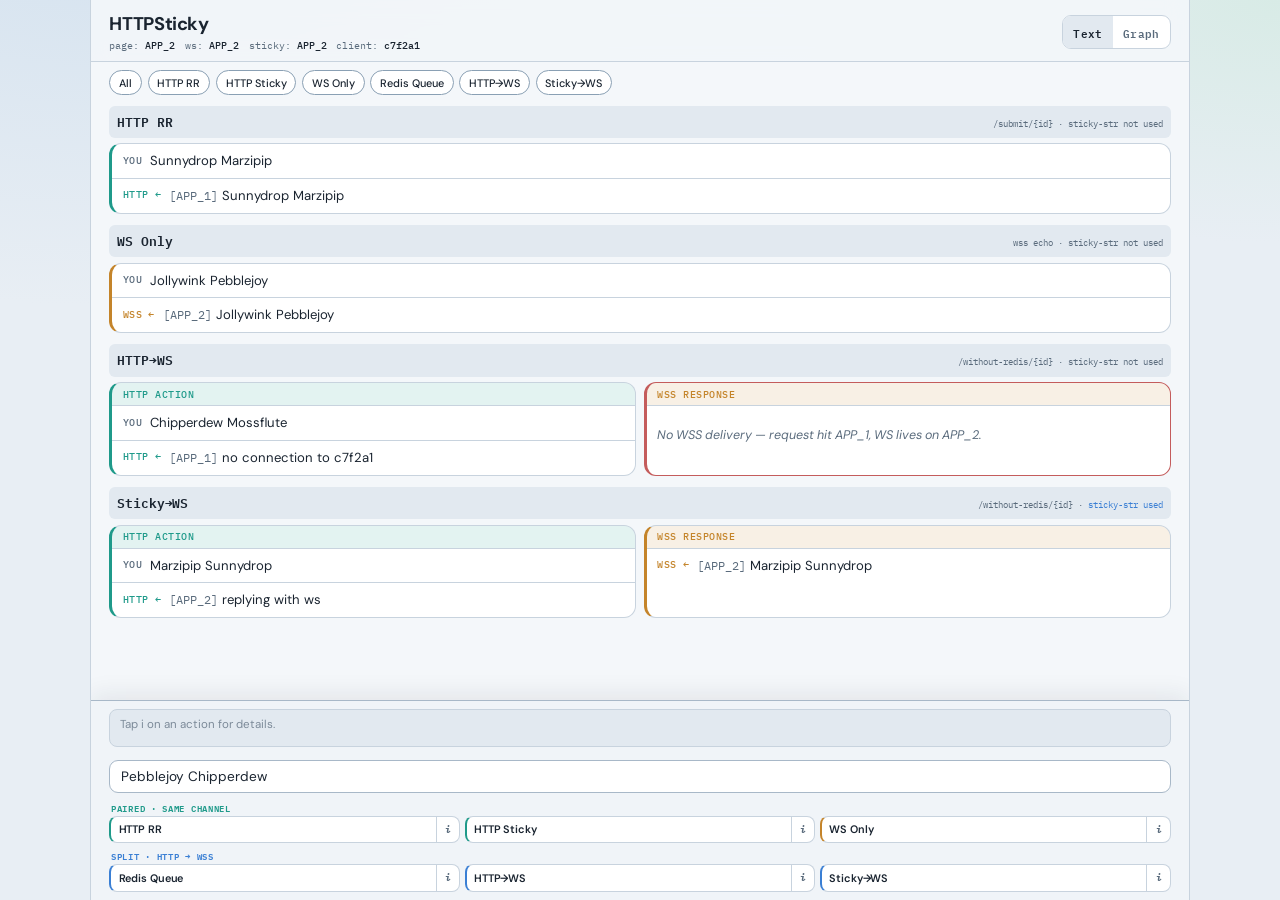
<file: sample-new-ui-light.html>
<!DOCTYPE html>
<html lang="en">
<head>
  <meta charset="UTF-8" />
  <meta name="viewport" content="width=device-width, initial-scale=1.0, viewport-fit=cover" />
  <title>HTTPSticky — Combined UI (Light)</title>
  <link rel="preconnect" href="https://fonts.googleapis.com" />
  <link rel="preconnect" href="https://fonts.gstatic.com" crossorigin />
  <link href="https://fonts.googleapis.com/css2?family=DM+Sans:ital,opsz,wght@0,9..40,400;0,9..40,500;0,9..40,600;0,9..40,700;1,9..40,400&family=IBM+Plex+Mono:wght@400;500;600&display=swap" rel="stylesheet" />
  <style>
    :root {
      --bg: #e8eef4;
      --bg-panel: #f4f7fa;
      --bg-elevated: #ffffff;
      --bg-soft: #e2e9f0;
      --bg-dock: #f0f4f8;
      --border: #c8d3de;
      --border-strong: #a8b8c8;
      --text: #1a2430;
      --text-muted: #5a6b7c;
      --http: #1f9a8a;
      --http-dim: rgba(31, 154, 138, 0.12);
      --wss: #c4842a;
      --wss-dim: rgba(196, 132, 42, 0.12);
      --sticky: #3a7fd4;
      --pub: #3a7fd4;
      --cookie: #8b5fd4;
      --danger: #c45c5c;
      --ok: #2fa86a;
      --safe-bottom: env(safe-area-inset-bottom, 0px);
      --radius: 12px;
      --font: "DM Sans", system-ui, sans-serif;
      --mono: "IBM Plex Mono", ui-monospace, monospace;
    }

    *, *::before, *::after { box-sizing: border-box; }

    html, body {
      margin: 0;
      height: 100%;
      overflow: hidden;
      font-family: var(--font);
      background:
        radial-gradient(120% 80% at 10% -10%, #d4e2ef 0%, transparent 55%),
        radial-gradient(90% 60% at 100% 0%, #d8ebe6 0%, transparent 45%),
        var(--bg);
      color: var(--text);
      -webkit-font-smoothing: antialiased;
    }

    .app {
      height: 100dvh;
      max-height: 100dvh;
      display: grid;
      grid-template-rows: auto 1fr;
      overflow: hidden;
    }

    /* —— Header —— */
    header {
      display: flex;
      align-items: center;
      justify-content: space-between;
      gap: 0.65rem;
      padding: 0.65rem 0.85rem 0.5rem;
      border-bottom: 1px solid var(--border);
      background: rgba(244, 247, 250, 0.92);
      backdrop-filter: blur(10px);
      z-index: 2;
      flex-shrink: 0;
    }

    .brand { min-width: 0; }

    .brand h1 {
      margin: 0;
      font-size: 1.05rem;
      font-weight: 700;
      letter-spacing: -0.02em;
    }

    .meta {
      display: flex;
      flex-wrap: wrap;
      gap: 0.3rem 0.6rem;
      margin-top: 0.15rem;
      font-family: var(--mono);
      font-size: 0.65rem;
      color: var(--text-muted);
    }

    .meta strong { color: var(--text); font-weight: 500; }

    .mode-toggle {
      display: inline-flex;
      flex-shrink: 0;
      border: 1px solid var(--border);
      border-radius: 9px;
      overflow: hidden;
      background: var(--bg-elevated);
    }

    .mode-toggle button {
      appearance: none;
      border: none;
      background: transparent;
      color: var(--text-muted);
      font: inherit;
      font-size: 0.7rem;
      font-weight: 600;
      padding: 0.4rem 0.65rem;
      cursor: pointer;
      font-family: var(--mono);
      letter-spacing: 0.02em;
      -webkit-tap-highlight-color: transparent;
    }

    .mode-toggle button[aria-pressed="true"] {
      background: var(--bg-soft);
      color: var(--text);
    }

    /* —— Workspace —— */
    .workspace {
      min-height: 0;
      display: grid;
      grid-template-rows: 1fr auto;
      overflow: hidden;
    }

    .content {
      min-height: 0;
      overflow: hidden;
      display: flex;
      flex-direction: column;
      background: var(--bg-panel);
    }

    .view { display: none; min-height: 0; flex: 1; flex-direction: column; overflow: hidden; }
    .view.active { display: flex; }

    /* —— Textual feed —— */
    .filters {
      display: flex;
      gap: 0.35rem;
      padding: 0.5rem 0.85rem 0.45rem;
      overflow-x: auto;
      scrollbar-width: none;
      flex-shrink: 0;
    }

    .filters::-webkit-scrollbar { display: none; }

    .filter-chip {
      appearance: none;
      border: 1px solid var(--border);
      background: transparent;
      color: var(--text-muted);
      font: inherit;
      font-size: 0.68rem;
      font-weight: 500;
      padding: 0.28rem 0.55rem;
      border-radius: 999px;
      white-space: nowrap;
      cursor: pointer;
      transition: background 0.15s, color 0.15s, border-color 0.15s, opacity 0.15s;
    }

    .filter-chip[aria-pressed="true"] {
      color: var(--text);
      border-color: #8aa0b4;
      background: var(--bg-elevated);
    }

    .filter-chip[aria-pressed="false"] { opacity: 0.4; }

    .feed {
      flex: 1;
      min-height: 0;
      overflow-y: auto;
      overflow-x: hidden;
      padding: 0.2rem 0.85rem 0.85rem;
      scroll-behavior: smooth;
      overscroll-behavior: contain;
    }

    .feed:empty::before {
      content: "Pick an action below. Paired flows stay together; split HTTP→WSS flows show as linked lanes.";
      display: block;
      color: var(--text-muted);
      font-size: 0.82rem;
      line-height: 1.45;
      padding: 1rem 0.15rem;
    }

    .flow {
      margin-bottom: 0.7rem;
      animation: rise 0.28s ease-out;
    }

    .flow[hidden] { display: none; }

    @keyframes rise {
      from { opacity: 0; transform: translateY(8px); }
      to { opacity: 1; transform: none; }
    }

    .flow-head {
      display: flex;
      align-items: baseline;
      justify-content: space-between;
      gap: 0.5rem 0.75rem;
      width: 100%;
      box-sizing: border-box;
      margin-bottom: 0.35rem;
      padding: 0.32rem 0.5rem;
      border-radius: 6px;
      background: var(--bg-soft);
      font-size: 0.65rem;
      color: var(--text-muted);
      font-family: var(--mono);
    }

    .flow-tag {
      flex-shrink: 0;
      color: var(--text);
      font-size: 0.8rem;
      font-weight: 600;
      letter-spacing: -0.01em;
    }

    .flow-meta {
      flex: 1;
      min-width: 0;
      text-align: right;
      font-size: 0.58rem;
      line-height: 1.3;
      color: var(--text-muted);
      word-break: break-word;
    }

    .flow-meta .sticky-used { color: var(--sticky); }

    .pair {
      border: 1px solid var(--border);
      border-radius: var(--radius);
      overflow: hidden;
      background: var(--bg-elevated);
    }

    .flow.http-paired .pair { border-left: 3px solid var(--http); }
    .flow.wss-paired .pair { border-left: 3px solid var(--wss); }

    .msg {
      display: grid;
      grid-template-columns: auto 1fr;
      gap: 0.3rem 0.5rem;
      padding: 0.5rem 0.65rem;
      font-size: 0.82rem;
      line-height: 1.35;
    }

    .msg + .msg { border-top: 1px solid var(--border); }

    .msg .dir {
      font-family: var(--mono);
      font-size: 0.6rem;
      font-weight: 500;
      letter-spacing: 0.04em;
      text-transform: uppercase;
      padding-top: 0.15rem;
      white-space: nowrap;
    }

    .msg.out .dir { color: var(--text-muted); }
    .msg.in.http .dir { color: var(--http); }
    .msg.in.wss .dir { color: var(--wss); }

    .msg .body { word-break: break-word; }
    .msg .body .pid {
      font-family: var(--mono);
      font-size: 0.72rem;
      color: var(--text-muted);
    }

    .split {
      display: grid;
      grid-template-columns: 1fr;
      gap: 0.45rem;
    }

    .lane {
      border: 1px solid var(--border);
      border-radius: var(--radius);
      background: var(--bg-elevated);
      overflow: hidden;
    }

    .lane.http { border-left: 3px solid var(--http); }
    .lane.wss { border-left: 3px solid var(--wss); }

    .lane-label {
      font-family: var(--mono);
      font-size: 0.6rem;
      letter-spacing: 0.05em;
      text-transform: uppercase;
      padding: 0.28rem 0.65rem;
      border-bottom: 1px solid var(--border);
      font-weight: 500;
    }

    .lane.http .lane-label { color: var(--http); background: var(--http-dim); }
    .lane.wss .lane-label { color: var(--wss); background: var(--wss-dim); }

    .pending .lane.wss {
      border-style: dashed;
      opacity: 0.75;
    }

    .pending-note {
      padding: 0.5rem 0.65rem;
      font-size: 0.78rem;
      color: var(--text-muted);
      font-style: italic;
    }

    .miss .lane.wss {
      border-color: var(--danger);
      border-left-color: var(--danger);
    }

    /* —— Graphical stage —— */
    .stage-wrap {
      position: relative;
      flex: 1;
      min-height: 0;
      margin: 0.5rem 0.65rem;
      background:
        linear-gradient(180deg, rgba(255, 255, 255, 0.95), rgba(236, 242, 247, 0.98)),
        repeating-linear-gradient(
          0deg,
          transparent,
          transparent 27px,
          rgba(168, 184, 200, 0.28) 27px,
          rgba(168, 184, 200, 0.28) 28px
        ),
        repeating-linear-gradient(
          90deg,
          transparent,
          transparent 27px,
          rgba(168, 184, 200, 0.28) 27px,
          rgba(168, 184, 200, 0.28) 28px
        );
      border: 1px solid var(--border);
      border-radius: var(--radius);
      overflow: hidden;
    }

    .stage-wrap::before {
      content: "";
      position: absolute;
      inset: 0;
      pointer-events: none;
      background: radial-gradient(ellipse 50% 60% at 50% 50%, transparent 40%, rgba(200, 214, 226, 0.55) 100%);
    }

    svg#diagram {
      position: relative;
      width: 100%;
      height: 100%;
      display: block;
      z-index: 1;
    }

    .edge {
      fill: none;
      stroke: var(--border-strong);
      stroke-width: 1.6;
      opacity: 0.45;
      transition: opacity 0.25s;
    }

    .edge.tunnel {
      stroke: var(--wss);
      stroke-dasharray: 5 7;
      opacity: 0.35;
    }

    .stage-wrap.animating .edge { opacity: 0.18; }
    .stage-wrap.animating .edge.tunnel { opacity: 0.22; }

    .trail {
      fill: none;
      stroke-width: 3.8;
      stroke-linecap: round;
      opacity: 0.92;
      filter: drop-shadow(0 0 5px currentColor);
    }

    .packet-chip {
      filter: drop-shadow(0 2px 6px rgba(26, 36, 48, 0.22));
    }

    .node .shell {
      fill: var(--bg-elevated);
      stroke: var(--border-strong);
      stroke-width: 1.5;
      transition: stroke 0.2s, fill 0.2s, filter 0.2s;
    }

    .node .icon { color: var(--text-muted); transition: color 0.2s; }

    .node .nlabel {
      fill: var(--text);
      font-family: var(--mono);
      font-size: 12px;
      font-weight: 600;
    }

    .node .nsub {
      fill: var(--text-muted);
      font-family: var(--mono);
      font-size: 9px;
    }

    /* Yellow outline = live WS home (tunnel already points here) */
    .node.role-ws .shell {
      stroke: var(--wss);
    }

    .node.active .shell {
      fill: var(--bg-soft);
      stroke: var(--text);
      filter: drop-shadow(0 0 10px rgba(58, 127, 212, 0.28));
    }

    .node.active .icon { color: var(--text); }

    .node.skipped .shell {
      stroke: var(--border);
      opacity: 0.55;
    }

    .node.miss .shell {
      stroke: var(--danger);
      fill: rgba(196, 92, 92, 0.12);
    }

    .node.miss .icon { color: var(--danger); }

    .tunnel-label {
      fill: var(--wss);
      font-family: var(--mono);
      font-size: 10px;
      font-weight: 500;
      opacity: 0.75;
    }

    /* Sticky cookie home — small square, top-right of card */
    .sticky-mark {
      fill: var(--cookie);
      stroke: none;
    }

    /* —— Dock —— */
    .dock {
      display: flex;
      flex-direction: column;
      gap: 0.4rem;
      background: var(--bg-dock);
      border-top: 1px solid var(--border-strong);
      box-shadow: 0 -6px 22px rgba(26, 36, 48, 0.08);
      padding: 0.45rem 0.65rem calc(0.5rem + var(--safe-bottom));
      z-index: 3;
      flex-shrink: 0;
    }

    .action-desc {
      min-height: 2.4rem;
      margin-bottom: 0.4rem;
      padding: 0.45rem 0.6rem;
      border: 1px solid var(--border);
      border-radius: 8px;
      background: var(--bg-soft);
      font-size: 0.72rem;
      font-weight: 400;
      line-height: 1.4;
      color: var(--text-muted);
    }

    .action-desc:empty::before {
      content: "Tap i on an action for details.";
      color: var(--text-muted);
      opacity: 0.75;
    }

    .action-desc.has-desc {
      color: var(--text);
      border-color: var(--border-strong);
      background: var(--bg-elevated);
    }

    .composer {
      display: flex;
      gap: 0.4rem;
      align-items: stretch;
    }

    .composer input {
      flex: 1;
      min-width: 0;
      border: 1px solid var(--border-strong);
      background: var(--bg-elevated);
      color: var(--text);
      border-radius: 9px;
      padding: 0.45rem 0.65rem;
      font: inherit;
      font-size: 0.85rem;
      outline: none;
    }

    .composer input:focus { border-color: #6a8aa8; }
    .composer input::placeholder { color: var(--text-muted); }

    .action-groups {
      display: flex;
      flex-direction: column;
      gap: 0.3rem;
    }

    .group-label {
      font-family: var(--mono);
      font-size: 0.55rem;
      font-weight: 600;
      letter-spacing: 0.08em;
      text-transform: uppercase;
      color: var(--text-muted);
      padding-left: 0.1rem;
    }

    .group-label.paired { color: var(--http); }
    .group-label.split { color: var(--sticky); }

    .actions {
      display: grid;
      grid-template-columns: 1fr 1fr 1fr;
      gap: 0.3rem;
    }

    .action-wrap {
      position: relative;
      display: flex;
      align-items: stretch;
      border: 1px solid var(--border);
      border-radius: 8px;
      background: var(--bg-elevated);
      overflow: visible;
    }

    .action-wrap[data-path="http-only"],
    .action-wrap[data-path="http-sticky"] { border-left: 2px solid var(--http); }

    .action-wrap[data-path="ws-only"] { border-left: 2px solid var(--wss); }

    .action-wrap[data-path="with-redis"],
    .action-wrap[data-path="not-sticky"],
    .action-wrap[data-path="sticky"] { border-left: 2px solid var(--sticky); }

    .action {
      appearance: none;
      border: none;
      background: transparent;
      color: var(--text);
      font: inherit;
      font-size: 0.68rem;
      font-weight: 600;
      line-height: 1.2;
      text-align: left;
      padding: 0.4rem 0.2rem 0.4rem 0.45rem;
      border-radius: 8px 0 0 8px;
      cursor: pointer;
      flex: 1;
      min-width: 0;
      transition: background 0.12s;
      -webkit-tap-highlight-color: transparent;
    }

    .action:active { background: var(--bg-soft); }

    .action:focus-visible {
      background: var(--bg-soft);
      outline: none;
    }

    /* Hover only on real hover devices; suppressed after click until pointer leaves */
    @media (hover: hover) and (pointer: fine) {
      .action:hover:not(.hover-lock) {
        background: var(--bg-soft);
      }
    }

    .action[disabled] { opacity: 0.45; cursor: not-allowed; }

    .action .label { letter-spacing: -0.01em; }

    .info-btn {
      appearance: none;
      border: none;
      border-left: 1px solid var(--border);
      background: transparent;
      color: var(--text-muted);
      width: 1.45rem;
      flex-shrink: 0;
      font: inherit;
      font-family: var(--mono);
      font-size: 0.62rem;
      font-weight: 700;
      font-style: italic;
      line-height: 1;
      padding: 0;
      cursor: pointer;
      display: grid;
      place-items: center;
      border-radius: 0 8px 8px 0;
      -webkit-tap-highlight-color: transparent;
    }

    .info-btn:focus-visible {
      color: var(--text);
      background: var(--bg-soft);
      outline: none;
    }

    @media (hover: hover) and (pointer: fine) {
      .info-btn:hover:not(.hover-lock) {
        color: var(--text);
        background: var(--bg-soft);
      }
    }

    .info-btn[aria-expanded="true"] {
      color: var(--sticky);
    }

    .info-btn > i {
      position: absolute;
      width: 1px;
      height: 1px;
      padding: 0;
      margin: -1px;
      overflow: hidden;
      clip: rect(0, 0, 0, 0);
      white-space: nowrap;
      border: 0;
      font-style: normal;
    }

    @media (min-width: 480px) {
      header { padding: 0.75rem 1.15rem 0.55rem; }
      .filters { padding-left: 1.15rem; padding-right: 1.15rem; }
      .feed { padding-left: 1.15rem; padding-right: 1.15rem; }
      .dock { padding-left: 1.15rem; padding-right: 1.15rem; }
      .stage-wrap { margin-left: 1rem; margin-right: 1rem; }
    }

    @media (min-width: 900px) {
      .app {
        max-width: 1100px;
        margin: 0 auto;
        border-left: 1px solid var(--border);
        border-right: 1px solid var(--border);
      }

      .brand h1 { font-size: 1.15rem; }

      .split {
        grid-template-columns: 1fr 1fr;
        gap: 0.5rem;
        align-items: stretch;
      }
    }
  </style>
</head>
<body>
  <div class="app">
    <header>
      <div class="brand">
        <h1>HTTPSticky</h1>
        <div class="meta">
          <span>page: <strong id="meta-page">APP_2</strong></span>
          <span>ws: <strong id="meta-ws">APP_2</strong></span>
          <span>sticky: <strong id="meta-sticky">APP_2</strong></span>
          <span>client: <strong>c7f2a1</strong></span>
        </div>
      </div>
      <div class="mode-toggle" role="group" aria-label="View mode">
        <button type="button" data-mode="textual" aria-pressed="true">Text</button>
        <button type="button" data-mode="graphical" aria-pressed="false">Graph</button>
      </div>
    </header>

    <div class="workspace">
      <div class="content">
        <section class="view active" id="view-textual" aria-label="Textual responses">
          <div class="filters" role="toolbar" aria-label="Filter by path">
            <button type="button" class="filter-chip" data-filter="all" aria-pressed="true">All</button>
            <button type="button" class="filter-chip" data-filter="http-only" aria-pressed="true">HTTP RR</button>
            <button type="button" class="filter-chip" data-filter="http-sticky" aria-pressed="true">HTTP Sticky</button>
            <button type="button" class="filter-chip" data-filter="ws-only" aria-pressed="true">WS Only</button>
            <button type="button" class="filter-chip" data-filter="with-redis" aria-pressed="true">Redis Queue</button>
            <button type="button" class="filter-chip" data-filter="not-sticky" aria-pressed="true">HTTP→WS</button>
            <button type="button" class="filter-chip" data-filter="sticky" aria-pressed="true">Sticky→WS</button>
          </div>
          <div id="feed" class="feed" aria-live="polite"></div>
        </section>

        <section class="view" id="view-graphical" aria-label="Topology diagram">
          <div class="stage-wrap" id="stage">
            <svg id="diagram" viewBox="0 0 1100 660" role="img" aria-label="System topology: browser, nginx, three app instances, redis" preserveAspectRatio="xMidYMid meet">
              <defs>
                <filter id="softglow" x="-40%" y="-40%" width="180%" height="180%">
                  <feGaussianBlur stdDeviation="2.2" result="b" />
                  <feMerge>
                    <feMergeNode in="b" />
                    <feMergeNode in="SourceGraphic" />
                  </feMerge>
                </filter>
              </defs>
              <g id="edges"></g>
              <g id="annotations"></g>
              <g id="nodes"></g>
              <g id="trails"></g>
              <g id="packets"></g>
              <g id="fx"></g>
            </svg>
          </div>
        </section>
      </div>

      <aside class="dock" aria-label="Send actions">
        <div class="action-desc" id="action-desc" aria-live="polite"></div>
        <div class="composer">
          <input id="msg" type="text" maxlength="140" placeholder="Message…" value="Pebblejoy Chipperdew" autocomplete="off" />
        </div>
        <div class="action-groups">
          <div class="action-group">
            <div class="group-label paired">Paired · same channel</div>
            <div class="actions">
              <div class="action-wrap" data-path="http-only">
                <button type="button" class="action" data-path="http-only"><span class="label">HTTP RR</span></button>
                <button type="button" class="info-btn" aria-label="About HTTP Round Robin" aria-expanded="false" data-info="http-only">i<i>Stateless HTTP. Nginx round-robins to any instance; reply returns over HTTP.</i></button>
              </div>
              <div class="action-wrap" data-path="http-sticky">
                <button type="button" class="action" data-path="http-sticky"><span class="label">HTTP Sticky</span></button>
                <button type="button" class="info-btn" aria-label="About HTTP Sticky" aria-expanded="false" data-info="http-sticky">i<i>Sticky cookie pins every request to the instance that issued it (APP_2).</i></button>
              </div>
              <div class="action-wrap" data-path="ws-only">
                <button type="button" class="action" data-path="ws-only"><span class="label">WS Only</span></button>
                <button type="button" class="info-btn" aria-label="About WebSockets Only" aria-expanded="false" data-info="ws-only">i<i>Travels the long-lived WS tunnel straight to APP_2 and echoes back.</i></button>
              </div>
            </div>
          </div>
          <div class="action-group">
            <div class="group-label split">Split · HTTP → WSS</div>
            <div class="actions">
              <div class="action-wrap" data-path="with-redis">
                <button type="button" class="action" data-path="with-redis"><span class="label">Redis Queue</span></button>
                <button type="button" class="info-btn" aria-label="About Publish to Queue" aria-expanded="false" data-info="with-redis">i<i>Any instance publishes to Redis; APP_2 (WS owner) delivers to you.</i></button>
              </div>
              <div class="action-wrap" data-path="not-sticky">
                <button type="button" class="action" data-path="not-sticky"><span class="label">HTTP→WS</span></button>
                <button type="button" class="info-btn" aria-label="About Non-sticky HTTP to WS" aria-expanded="false" data-info="not-sticky">i<i>No cookie. Only works if round-robin happens to hit APP_2.</i></button>
              </div>
              <div class="action-wrap" data-path="sticky">
                <button type="button" class="action" data-path="sticky"><span class="label">Sticky→WS</span></button>
                <button type="button" class="info-btn" aria-label="About Sticky HTTP to WS" aria-expanded="false" data-info="sticky">i<i>Sticky cookie routes to APP_2, which delivers over its in-memory WS.</i></button>
              </div>
            </div>
          </div>
        </div>
      </aside>
    </div>
  </div>

  <script>
    /**
     * Combined textual + graphical sample UI — no backend.
     * WS home (yellow outline) and sticky/page-server (corner square) are the same machine.
     */
    const PAGE_SERVER = "APP_2";
    const WS_HOME_LABEL = "APP_2";
    const STICKY_REF = "APP_2";
    const WS_HOME = "app2";
    const CLIENT_ID = "c7f2a1";

    const PATHS = {
      "http-only": {
        label: "HTTP RR",
        kind: "paired",
        channel: "http",
        route: "/submit/{id}",
      },
      "http-sticky": {
        label: "HTTP Sticky",
        kind: "paired",
        channel: "http",
        route: "/submit/{id}",
        sticky: true,
      },
      "ws-only": {
        label: "WS Only",
        kind: "paired",
        channel: "wss",
        route: "wss echo",
      },
      "with-redis": {
        label: "Redis Queue",
        kind: "split",
        route: "/with-redis/{id}",
        guaranteed: true,
      },
      "not-sticky": {
        label: "HTTP→WS",
        kind: "split",
        route: "/without-redis/{id}",
        guaranteed: false,
      },
      "sticky": {
        label: "Sticky→WS",
        kind: "split",
        route: "/without-redis/{id}",
        sticky: true,
        guaranteed: true,
      },
    };

    const WORDS = ["Pebblejoy", "Chipperdew", "Marzipip", "Jollywink", "Sunnydrop", "Mossflute"];
    const APPS = ["APP_1", "APP_2", "APP_3"];

    const feed = document.getElementById("feed");
    const input = document.getElementById("msg");
    const filterState = Object.fromEntries(Object.keys(PATHS).map((k) => [k, true]));
    filterState.all = true;

    let seq = 0;
    let mode = "textual";
    let graphBusy = false;

    function randomText() {
      const a = WORDS[Math.floor(Math.random() * WORDS.length)];
      const b = WORDS[Math.floor(Math.random() * WORDS.length)];
      return `${a} ${b}`;
    }

    function pickApp(prefer) {
      if (prefer) return prefer;
      return APPS[Math.floor(Math.random() * APPS.length)];
    }

    function esc(s) {
      return String(s)
        .replace(/&/g, "&amp;")
        .replace(/</g, "&lt;")
        .replace(/>/g, "&gt;")
        .replace(/"/g, "&quot;");
    }

    function flowHeadHtml(meta) {
      const stickyHtml = meta.sticky
        ? '<span class="sticky-used">sticky-str used</span>'
        : "sticky-str not used";
      return `
        <div class="flow-head">
          <span class="flow-tag">${esc(meta.label)}</span>
          <span class="flow-meta">${esc(meta.route)} · ${stickyHtml}</span>
        </div>
      `;
    }

    /* —— Mode switch —— */
    function setMode(next) {
      mode = next;
      document.querySelectorAll(".mode-toggle button").forEach((b) => {
        b.setAttribute("aria-pressed", b.dataset.mode === next ? "true" : "false");
      });
      document.getElementById("view-textual").classList.toggle("active", next === "textual");
      document.getElementById("view-graphical").classList.toggle("active", next === "graphical");
      closeAllInfo();
    }

    document.querySelectorAll(".mode-toggle button").forEach((b) => {
      b.addEventListener("click", () => setMode(b.dataset.mode));
    });

    /* —— Info (i) —— */
    const actionDesc = document.getElementById("action-desc");

    function closeAllInfo() {
      document.querySelectorAll(".info-btn").forEach((b) => b.setAttribute("aria-expanded", "false"));
      actionDesc.textContent = "";
      actionDesc.classList.remove("has-desc");
    }

    function showInfoFromBtn(btn) {
      const info = btn.querySelector("i");
      const text = info ? info.textContent.trim() : "";
      actionDesc.textContent = text;
      actionDesc.classList.toggle("has-desc", Boolean(text));
      document.querySelectorAll(".info-btn").forEach((b) => {
        b.setAttribute("aria-expanded", b === btn ? "true" : "false");
      });
    }

    function showInfoForPath(path) {
      const infoBtn = document.querySelector(`.info-btn[data-info="${path}"]`);
      if (infoBtn) showInfoFromBtn(infoBtn);
    }

    document.querySelectorAll(".info-btn").forEach((btn) => {
      btn.addEventListener("click", (e) => {
        e.preventDefault();
        e.stopPropagation();
        const wasOpen = btn.getAttribute("aria-expanded") === "true";
        if (wasOpen) {
          closeAllInfo();
        } else {
          showInfoFromBtn(btn);
        }
      });
    });

    /* —— Filters (textual only) —— */
    function applyFilters() {
      feed.querySelectorAll(".flow").forEach((el) => {
        el.hidden = !filterState[el.dataset.path];
      });
    }

    document.querySelectorAll(".filter-chip").forEach((chip) => {
      chip.addEventListener("click", () => {
        const key = chip.dataset.filter;
        if (key === "all") {
          const turnOn = chip.getAttribute("aria-pressed") !== "true"
            || Object.keys(PATHS).some((k) => !filterState[k]);
          Object.keys(PATHS).forEach((k) => { filterState[k] = turnOn; });
          filterState.all = turnOn;
          document.querySelectorAll(".filter-chip").forEach((c) => {
            c.setAttribute("aria-pressed", turnOn ? "true" : "false");
          });
        } else {
          filterState[key] = !filterState[key];
          chip.setAttribute("aria-pressed", filterState[key] ? "true" : "false");
          const allOn = Object.keys(PATHS).every((k) => filterState[k]);
          filterState.all = allOn;
          document.querySelector('.filter-chip[data-filter="all"]')
            .setAttribute("aria-pressed", allOn ? "true" : "false");
        }
        applyFilters();
      });
    });

    /* —— Textual rendering —— */
    function appendFlow(html, path) {
      const wrap = document.createElement("article");
      wrap.className = "flow";
      wrap.dataset.path = path;
      wrap.innerHTML = html;
      wrap.hidden = !filterState[path];
      feed.appendChild(wrap);
      feed.scrollTop = feed.scrollHeight;
      return wrap;
    }

    function renderPaired({ path, text, channel, sticky }) {
      const meta = PATHS[path];
      const app = sticky || channel === "wss" ? WS_HOME_LABEL : pickApp();

      appendFlow(`
        ${flowHeadHtml(meta)}
        <div class="pair">
          <div class="msg out">
            <span class="dir">you</span>
            <span class="body">${esc(text)}</span>
          </div>
          <div class="msg in ${channel}">
            <span class="dir">${channel} ←</span>
            <span class="body">
              <span class="pid">[${esc(app)}]</span>
              ${esc(text)}
            </span>
          </div>
        </div>
      `, path);

      const el = feed.lastElementChild;
      el.classList.add(channel === "wss" ? "wss-paired" : "http-paired");
    }

    function renderSplit({ path, text, sticky, guaranteed }) {
      const meta = PATHS[path];
      const httpApp = sticky ? WS_HOME_LABEL : pickApp();
      const willDeliver = guaranteed || httpApp === WS_HOME_LABEL;
      const wsApp = willDeliver ? WS_HOME_LABEL : null;

      const wrap = appendFlow(`
        ${flowHeadHtml(meta)}
        <div class="split ${willDeliver ? "" : "miss"}">
          <div class="lane http">
            <div class="lane-label">HTTP action</div>
            <div class="msg out">
              <span class="dir">you</span>
              <span class="body">${esc(text)}</span>
            </div>
            <div class="msg in http">
              <span class="dir">http ←</span>
              <span class="body">
                <span class="pid">[${esc(httpApp)}]</span>
                ${guaranteed
                  ? "publishing to redis"
                  : willDeliver
                    ? "replying with ws"
                    : `no connection to ${CLIENT_ID}`}
              </span>
            </div>
          </div>
          <div class="lane wss" data-ws-lane>
            <div class="lane-label">WSS response</div>
            ${willDeliver
              ? `<div class="msg in wss">
                   <span class="dir">wss ←</span>
                   <span class="body">
                     <span class="pid">[${esc(wsApp)}]</span>
                     ${esc(text)}
                   </span>
                 </div>`
              : `<p class="pending-note">No WSS delivery — request hit ${esc(httpApp)}, WS lives on ${WS_HOME_LABEL}.</p>`}
          </div>
        </div>
      `, path);

      if (willDeliver && path === "with-redis") {
        const lane = wrap.querySelector("[data-ws-lane]");
        lane.innerHTML = `
          <div class="lane-label">WSS response</div>
          <p class="pending-note">waiting for subscriber…</p>
        `;
        wrap.classList.add("pending");
        setTimeout(() => {
          wrap.classList.remove("pending");
          lane.innerHTML = `
            <div class="lane-label">WSS response</div>
            <div class="msg in wss">
              <span class="dir">wss ←</span>
              <span class="body">
                <span class="pid">[${WS_HOME_LABEL}]</span>
                ${esc(text)}
              </span>
            </div>
          `;
          feed.scrollTop = feed.scrollHeight;
        }, 700);
      }
    }

    function handleTextual(path) {
      const text = input.value.trim() || randomText();
      const meta = PATHS[path];
      if (meta.kind === "paired") {
        renderPaired({ path, text, channel: meta.channel, sticky: !!meta.sticky });
      } else {
        renderSplit({ path, text, sticky: !!meta.sticky, guaranteed: !!meta.guaranteed });
      }
      input.value = randomText();
    }

    /* —— Graphical topology —— */
    const SVGNS = "http://www.w3.org/2000/svg";
    const svgEl = (t) => document.createElementNS(SVGNS, t);

    const NODES = {
      laptop: { x: 120, y: 330, w: 156, h: 124, label: "Your Browser", sub: `client ${CLIENT_ID}`, icon: "laptop" },
      nginx:  { x: 390, y: 330, w: 136, h: 132, label: "Nginx", sub: "load balancer", icon: "nginx" },
      app1:   { x: 700, y: 120, w: 172, h: 110, label: "APP_1", sub: "uvicorn · replica", icon: "server" },
      app2:   { x: 700, y: 330, w: 172, h: 110, label: "APP_2", sub: "uvicorn · replica", icon: "server" },
      app3:   { x: 700, y: 540, w: 172, h: 110, label: "APP_3", sub: "uvicorn · replica", icon: "server" },
      redis:  { x: 980, y: 330, w: 140, h: 132, label: "Redis", sub: "pub/sub queue", icon: "queue" },
    };

    const LABEL = { laptop: "You", nginx: "Nginx", app1: "APP_1", app2: "APP_2", app3: "APP_3", redis: "Redis" };
    const COLOR = { http: "#1f9a8a", ws: "#c4842a", pub: "#3a7fd4", cookie: "#8b5fd4", danger: "#c45c5c" };

    const ICONS = {
      laptop: `
        <g fill="none" stroke="currentColor" stroke-width="2.4" stroke-linejoin="round" stroke-linecap="round">
          <rect x="-24" y="-20" width="48" height="32" rx="3"/>
          <line x1="-33" y1="18" x2="33" y2="18"/>
          <path d="M-24 12 L-30 18 M24 12 L30 18"/>
        </g>`,
      nginx: `
        <g fill="none" stroke="currentColor" stroke-width="2.4" stroke-linejoin="round" stroke-linecap="round">
          <path d="M0 -24 L22 -12 L22 12 L0 24 L-22 12 L-22 -12 Z"/>
          <path d="M-9 0 L9 0 M2 -7 L9 0 L2 7"/>
        </g>`,
      server: `
        <g fill="none" stroke="currentColor" stroke-width="2.4" stroke-linejoin="round" stroke-linecap="round">
          <rect x="-24" y="-20" width="48" height="17" rx="3"/>
          <rect x="-24" y="3" width="48" height="17" rx="3"/>
          <circle cx="-15" cy="-11.5" r="1.7" fill="currentColor" stroke="none"/>
          <circle cx="-15" cy="11.5" r="1.7" fill="currentColor" stroke="none"/>
          <line x1="-7" y1="-11.5" x2="15" y2="-11.5"/>
          <line x1="-7" y1="11.5" x2="15" y2="11.5"/>
        </g>`,
      queue: `
        <g fill="none" stroke="currentColor" stroke-width="2.4" stroke-linejoin="round" stroke-linecap="round">
          <ellipse cx="0" cy="-16" rx="19" ry="6.5"/>
          <path d="M-19 -16 V16 A19 6.5 0 0 0 19 16 V-16"/>
          <path d="M-19 0 A19 6.5 0 0 0 19 0"/>
        </g>`,
    };

    const edgesLayer = document.getElementById("edges");
    const nodesLayer = document.getElementById("nodes");
    const trailsLayer = document.getElementById("trails");
    const packetsLayer = document.getElementById("packets");
    const annotationsLayer = document.getElementById("annotations");
    const fxLayer = document.getElementById("fx");
    const stage = document.getElementById("stage");

    function anchor(id, side) {
      const n = NODES[id], hx = n.w / 2, hy = n.h / 2;
      if (side === "left") return { x: n.x - hx, y: n.y };
      if (side === "right") return { x: n.x + hx, y: n.y };
      if (side === "top") return { x: n.x, y: n.y - hy };
      return { x: n.x, y: n.y + hy };
    }

    function line(fromId, fromSide, toId, toSide) {
      const a = anchor(fromId, fromSide), b = anchor(toId, toSide);
      return `M ${a.x} ${a.y} L ${b.x} ${b.y}`;
    }

    function tunnel(reverse) {
      const a = anchor("laptop", "top"), b = anchor("app2", "top");
      const cx = (a.x + b.x) / 2, cy = Math.min(a.y, b.y) - 185;
      return reverse
        ? `M ${b.x} ${b.y} Q ${cx} ${cy} ${a.x} ${a.y}`
        : `M ${a.x} ${a.y} Q ${cx} ${cy} ${b.x} ${b.y}`;
    }

    function drawStaticEdges() {
      const structural = [
        line("laptop", "right", "nginx", "left"),
        line("nginx", "right", "app1", "left"),
        line("nginx", "right", "app2", "left"),
        line("nginx", "right", "app3", "left"),
        line("app1", "right", "redis", "left"),
        line("app2", "right", "redis", "left"),
        line("app3", "right", "redis", "left"),
      ];
      for (const d of structural) {
        const p = svgEl("path");
        p.setAttribute("class", "edge");
        p.setAttribute("d", d);
        edgesLayer.appendChild(p);
      }
      const t = svgEl("path");
      t.setAttribute("class", "edge tunnel");
      t.setAttribute("d", tunnel(false));
      edgesLayer.appendChild(t);

      const label = svgEl("text");
      label.setAttribute("class", "tunnel-label");
      label.setAttribute("text-anchor", "middle");
      label.setAttribute("x", 410);
      label.setAttribute("y", 95);
      label.textContent = "live WebSocket tunnel";
      annotationsLayer.appendChild(label);
    }

    function drawNodes() {
      for (const [id, n] of Object.entries(NODES)) {
        const g = svgEl("g");
        const isWsHome = id === WS_HOME;
        g.setAttribute("class", "node" + (isWsHome ? " role-ws" : ""));
        g.id = "node-" + id;
        g.setAttribute("transform", `translate(${n.x},${n.y})`);

        const shell = svgEl("rect");
        shell.setAttribute("class", "shell");
        shell.setAttribute("x", -n.w / 2);
        shell.setAttribute("y", -n.h / 2);
        shell.setAttribute("width", n.w);
        shell.setAttribute("height", n.h);
        shell.setAttribute("rx", 14);
        g.appendChild(shell);

        /* Sticky home = page-server; same machine as WS. Mark with a corner square. */
        if (isWsHome) {
          const mark = svgEl("rect");
          mark.setAttribute("class", "sticky-mark");
          mark.setAttribute("x", n.w / 2 - 18);
          mark.setAttribute("y", -n.h / 2 + 8);
          mark.setAttribute("width", 10);
          mark.setAttribute("height", 10);
          mark.setAttribute("rx", 2);
          g.appendChild(mark);
        }

        const icon = svgEl("g");
        icon.setAttribute("class", "icon");
        icon.setAttribute("transform", `translate(0,${-n.h / 2 + 34})`);
        icon.innerHTML = ICONS[n.icon];
        g.appendChild(icon);

        const t = svgEl("text");
        t.setAttribute("class", "nlabel");
        t.setAttribute("text-anchor", "middle");
        t.setAttribute("y", n.h / 2 - 24);
        t.textContent = n.label;
        g.appendChild(t);

        const st = svgEl("text");
        st.setAttribute("class", "nsub");
        st.setAttribute("text-anchor", "middle");
        st.setAttribute("y", n.h / 2 - 10);
        st.textContent = n.sub;
        g.appendChild(st);

        nodesLayer.appendChild(g);
      }
    }

    const wait = (ms) => new Promise((r) => setTimeout(r, ms));
    const ease = (t) => 1 - Math.pow(1 - t, 2.4);

    function animateAlong(d, color, duration = 780) {
      return new Promise((resolve) => {
        const trail = svgEl("path");
        trail.setAttribute("class", "trail");
        trail.setAttribute("d", d);
        trail.setAttribute("stroke", color);
        trail.style.color = color;
        trailsLayer.appendChild(trail);

        const len = trail.getTotalLength();
        trail.style.strokeDasharray = String(len);
        trail.style.strokeDashoffset = String(len);

        const chip = svgEl("g");
        chip.setAttribute("class", "packet-chip");
        packetsLayer.appendChild(chip);

        const body = svgEl("circle");
        body.setAttribute("r", 7);
        body.setAttribute("fill", color);
        body.setAttribute("stroke", "#ffffff");
        body.setAttribute("stroke-width", "2");
        chip.appendChild(body);

        const start = performance.now();
        function frame(now) {
          const t = Math.min(1, (now - start) / duration);
          const e = ease(t);
          const p = trail.getPointAtLength(e * len);
          chip.setAttribute("transform", `translate(${p.x},${p.y})`);
          trail.style.strokeDashoffset = String(len - e * len);
          if (t < 1) requestAnimationFrame(frame);
          else setTimeout(() => { chip.remove(); resolve(); }, 120);
        }
        requestAnimationFrame(frame);
      });
    }

    function pulse(ids) {
      (ids || []).forEach((id) => document.getElementById("node-" + id)?.classList.add("active"));
    }

    function markSkipped(exceptId) {
      ["app1", "app2", "app3"].forEach((id) => {
        if (id !== exceptId) document.getElementById("node-" + id)?.classList.add("skipped");
      });
    }

    function showCookieFx() {
      const n = NODES.laptop;
      const g = svgEl("g");
      g.id = "cookie-fx";
      const bg = svgEl("rect");
      bg.setAttribute("x", n.x - 48);
      bg.setAttribute("y", n.y - n.h / 2 - 28);
      bg.setAttribute("width", 96);
      bg.setAttribute("height", 18);
      bg.setAttribute("rx", 9);
      bg.setAttribute("fill", "rgba(139,95,212,0.14)");
      bg.setAttribute("stroke", COLOR.cookie);
      bg.setAttribute("stroke-width", "1");
      const t = svgEl("text");
      t.setAttribute("x", n.x);
      t.setAttribute("y", n.y - n.h / 2 - 15);
      t.setAttribute("text-anchor", "middle");
      t.setAttribute("fill", COLOR.cookie);
      t.setAttribute("font-family", "IBM Plex Mono, monospace");
      t.setAttribute("font-size", "9");
      t.setAttribute("font-weight", "600");
      t.textContent = "StickyStr set";
      g.appendChild(bg);
      g.appendChild(t);
      fxLayer.appendChild(g);
    }

    function clearStage() {
      trailsLayer.innerHTML = "";
      packetsLayer.innerHTML = "";
      fxLayer.innerHTML = "";
      document.querySelectorAll(".node").forEach((n) => n.classList.remove("active", "miss", "skipped"));
      document.getElementById("node-" + WS_HOME)?.classList.add("active");
      stage.classList.remove("animating");
    }

    const pickAppId = () => ["app1", "app2", "app3"][Math.floor(Math.random() * 3)];

    function buildSteps(path) {
      const { http: H, ws: W, pub: P } = COLOR;
      switch (path) {
        case "http-only": {
          const app = pickAppId();
          return {
            outcome: "ok",
            sticky: false,
            steps: [
              { d: line("laptop", "right", "nginx", "left"), color: H, nodes: ["nginx"] },
              { d: line("nginx", "right", app, "left"), color: H, nodes: [app], skipOthers: app },
              { d: line(app, "left", "nginx", "right"), color: H, nodes: ["nginx"] },
              { d: line("nginx", "left", "laptop", "right"), color: H, nodes: ["laptop"] },
            ],
          };
        }
        case "http-sticky": {
          return {
            outcome: "ok",
            sticky: true,
            steps: [
              { d: line("laptop", "right", "nginx", "left"), color: H, nodes: ["nginx"], cookie: true },
              { d: line("nginx", "right", "app2", "left"), color: H, nodes: ["app2"], skipOthers: "app2" },
              { d: line("app2", "left", "nginx", "right"), color: H, nodes: ["nginx"] },
              { d: line("nginx", "left", "laptop", "right"), color: H, nodes: ["laptop"] },
            ],
          };
        }
        case "ws-only": {
          return {
            outcome: "ok",
            sticky: false,
            steps: [
              { d: tunnel(false), color: W, nodes: ["app2"] },
              { d: tunnel(true), color: W, nodes: ["laptop"] },
            ],
          };
        }
        case "with-redis": {
          const app = pickAppId();
          return {
            outcome: "ok",
            sticky: false,
            steps: [
              { d: line("laptop", "right", "nginx", "left"), color: H, nodes: ["nginx"] },
              { d: line("nginx", "right", app, "left"), color: H, nodes: [app], skipOthers: app },
              { d: line(app, "right", "redis", "left"), color: P, nodes: ["redis"] },
              { d: line("redis", "left", "app2", "right"), color: P, nodes: ["app2"] },
              { d: tunnel(true), color: W, nodes: ["laptop"] },
            ],
          };
        }
        case "sticky": {
          return {
            outcome: "ok",
            sticky: true,
            steps: [
              { d: line("laptop", "right", "nginx", "left"), color: H, nodes: ["nginx"], cookie: true },
              { d: line("nginx", "right", "app2", "left"), color: H, nodes: ["app2"], skipOthers: "app2" },
              { d: tunnel(true), color: W, nodes: ["laptop"] },
            ],
          };
        }
        case "not-sticky": {
          const app = pickAppId();
          const steps = [
            { d: line("laptop", "right", "nginx", "left"), color: H, nodes: ["nginx"] },
            { d: line("nginx", "right", app, "left"), color: H, nodes: [app], skipOthers: app },
          ];
          if (app === WS_HOME) {
            steps.push({ d: tunnel(true), color: W, nodes: ["laptop"] });
            return { outcome: "ok", sticky: false, steps };
          }
          steps.push({ miss: true, node: app });
          return { outcome: "fail", sticky: false, steps };
        }
      }
    }

    async function missStep(s) {
      const g = document.getElementById("node-" + s.node);
      g.classList.remove("active");
      g.classList.add("miss");
      const n = NODES[s.node];
      const x = svgEl("text");
      x.setAttribute("text-anchor", "middle");
      x.setAttribute("x", n.x);
      x.setAttribute("y", n.y - 6);
      x.setAttribute("fill", COLOR.danger);
      x.setAttribute("font-size", "28");
      x.setAttribute("font-weight", "700");
      x.setAttribute("font-family", "DM Sans, sans-serif");
      x.setAttribute("filter", "url(#softglow)");
      x.textContent = "✕";
      packetsLayer.appendChild(x);

      const note = svgEl("text");
      note.setAttribute("text-anchor", "middle");
      note.setAttribute("x", n.x);
      note.setAttribute("y", n.y + 22);
      note.setAttribute("fill", COLOR.danger);
      note.setAttribute("font-family", "IBM Plex Mono, monospace");
      note.setAttribute("font-size", "11");
      note.setAttribute("font-weight", "600");
      note.textContent = "no WS session";
      packetsLayer.appendChild(note);
      await wait(900);
    }

    async function runGraphical(path) {
      if (graphBusy) return;
      graphBusy = true;
      document.querySelectorAll(".action").forEach((b) => (b.disabled = true));
      clearStage();
      stage.classList.add("animating");
      const { steps, sticky } = buildSteps(path);

      if (sticky) showCookieFx();

      for (let i = 0; i < steps.length; i++) {
        const s = steps[i];
        if (s.cookie) showCookieFx();
        if (s.miss) {
          await missStep(s);
        } else {
          await animateAlong(s.d, s.color, 780);
          pulse(s.nodes);
          if (s.skipOthers) markSkipped(s.skipOthers);
        }
        await wait(140);
      }

      stage.classList.remove("animating");
      input.value = randomText();
      graphBusy = false;
      document.querySelectorAll(".action").forEach((b) => (b.disabled = false));
    }

    /* —— Shared actions —— */
    function handleAction(path) {
      showInfoForPath(path);
      if (mode === "textual") handleTextual(path);
      else runGraphical(path);
    }

    function bindHoverLock(el) {
      el.addEventListener("pointerup", () => {
        el.classList.add("hover-lock");
        el.blur();
      });
      el.addEventListener("pointerleave", () => el.classList.remove("hover-lock"));
    }

    document.querySelectorAll(".action").forEach((btn) => {
      bindHoverLock(btn);
      btn.addEventListener("click", () => handleAction(btn.dataset.path));
    });

    document.querySelectorAll(".info-btn").forEach(bindHoverLock);

    input.addEventListener("keydown", (e) => {
      if (e.key === "Enter") {
        e.preventDefault();
        handleAction("http-only");
      }
    });

    /* —— Init —— */
    document.getElementById("meta-page").textContent = PAGE_SERVER;
    document.getElementById("meta-ws").textContent = WS_HOME_LABEL;
    document.getElementById("meta-sticky").textContent = STICKY_REF;

    drawStaticEdges();
    drawNodes();
    document.getElementById("node-" + WS_HOME).classList.add("active");

    (function seedTextual() {
      renderPaired({ path: "http-only", text: "Sunnydrop Marzipip", channel: "http", sticky: false });
      renderPaired({ path: "ws-only", text: "Jollywink Pebblejoy", channel: "wss", sticky: false });

      appendFlow(`
        ${flowHeadHtml(PATHS["not-sticky"])}
        <div class="split miss">
          <div class="lane http">
            <div class="lane-label">HTTP action</div>
            <div class="msg out">
              <span class="dir">you</span>
              <span class="body">Chipperdew Mossflute</span>
            </div>
            <div class="msg in http">
              <span class="dir">http ←</span>
              <span class="body"><span class="pid">[APP_1]</span> no connection to ${CLIENT_ID}</span>
            </div>
          </div>
          <div class="lane wss">
            <div class="lane-label">WSS response</div>
            <p class="pending-note">No WSS delivery — request hit APP_1, WS lives on ${WS_HOME_LABEL}.</p>
          </div>
        </div>
      `, "not-sticky");

      appendFlow(`
        ${flowHeadHtml(PATHS.sticky)}
        <div class="split">
          <div class="lane http">
            <div class="lane-label">HTTP action</div>
            <div class="msg out">
              <span class="dir">you</span>
              <span class="body">Marzipip Sunnydrop</span>
            </div>
            <div class="msg in http">
              <span class="dir">http ←</span>
              <span class="body"><span class="pid">[${WS_HOME_LABEL}]</span> replying with ws</span>
            </div>
          </div>
          <div class="lane wss">
            <div class="lane-label">WSS response</div>
            <div class="msg in wss">
              <span class="dir">wss ←</span>
              <span class="body"><span class="pid">[${WS_HOME_LABEL}]</span> Marzipip Sunnydrop</span>
            </div>
          </div>
        </div>
      `, "sticky");

      feed.scrollTop = feed.scrollHeight;
    })();
  </script>
</body>
</html>
</file>
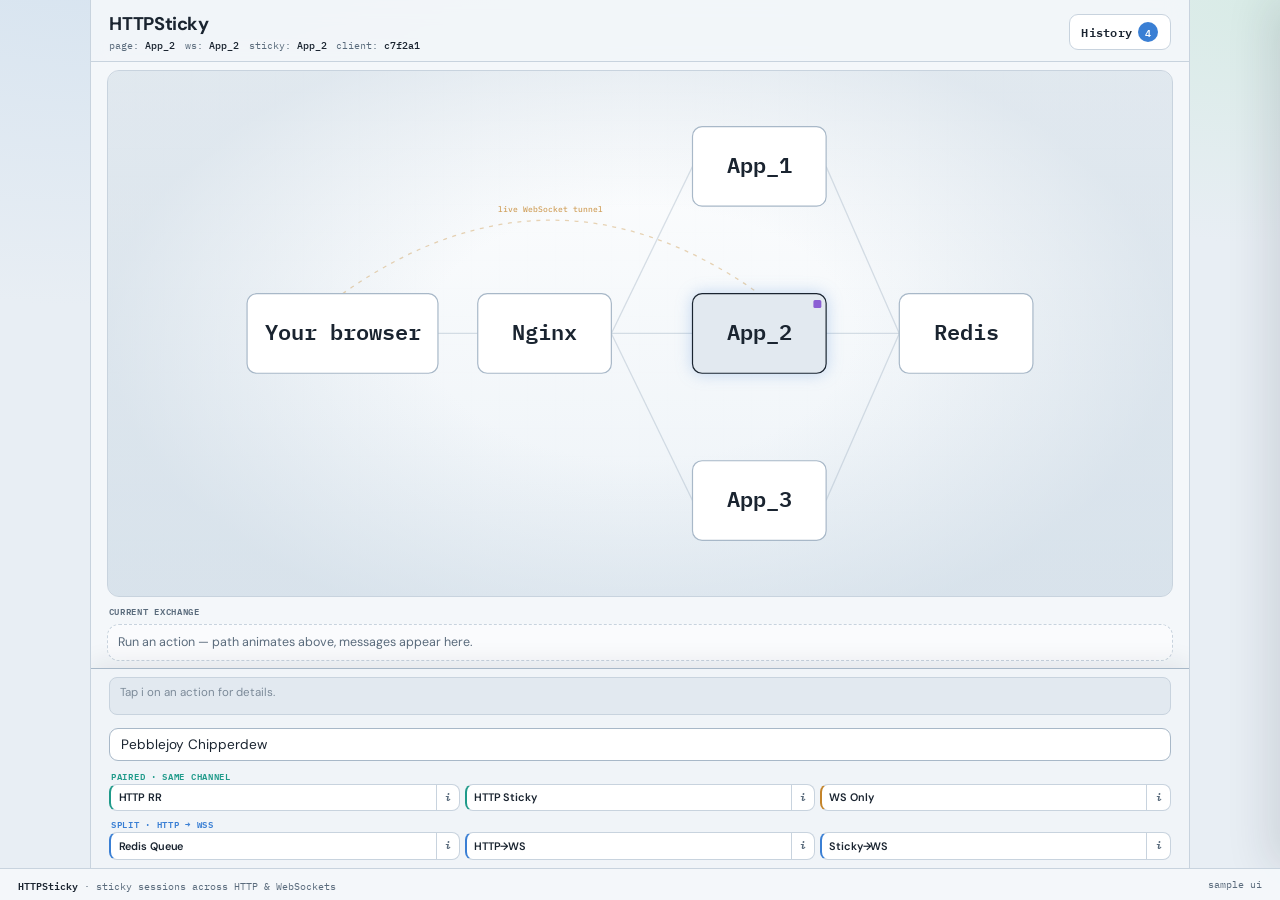
<file: sample-ui-2.html>
<!DOCTYPE html>
<html lang="en">
<head>
  <meta charset="UTF-8" />
  <meta name="viewport" content="width=device-width, initial-scale=1.0, viewport-fit=cover" />
  <title>HTTPSticky — Graph + History</title>
  <link rel="preconnect" href="https://fonts.googleapis.com" />
  <link rel="preconnect" href="https://fonts.gstatic.com" crossorigin />
  <link href="https://fonts.googleapis.com/css2?family=DM+Sans:ital,opsz,wght@0,9..40,400;0,9..40,500;0,9..40,600;0,9..40,700;1,9..40,400&family=IBM+Plex+Mono:wght@400;500;600&display=swap" rel="stylesheet" />
  <style>
    :root {
      --bg: #e8eef4;
      --bg-panel: #f4f7fa;
      --bg-elevated: #ffffff;
      --bg-soft: #e2e9f0;
      --bg-dock: #f0f4f8;
      --border: #c8d3de;
      --border-strong: #a8b8c8;
      --text: #1a2430;
      --text-muted: #5a6b7c;
      --http: #1f9a8a;
      --http-dim: rgba(31, 154, 138, 0.12);
      --wss: #c4842a;
      --wss-dim: rgba(196, 132, 42, 0.12);
      --sticky: #3a7fd4;
      --pub: #3a7fd4;
      --cookie: #8b5fd4;
      --danger: #c45c5c;
      --ok: #2fa86a;
      --safe-bottom: env(safe-area-inset-bottom, 0px);
      --footer-h: calc(2rem + var(--safe-bottom));
      --radius: 12px;
      --font: "DM Sans", system-ui, sans-serif;
      --mono: "IBM Plex Mono", ui-monospace, monospace;
      --drawer-w: min(420px, 100vw);
    }

    *, *::before, *::after { box-sizing: border-box; }

    html, body {
      margin: 0;
      height: 100%;
      overflow: hidden;
      font-family: var(--font);
      background:
        radial-gradient(120% 80% at 10% -10%, #d4e2ef 0%, transparent 55%),
        radial-gradient(90% 60% at 100% 0%, #d8ebe6 0%, transparent 45%),
        var(--bg);
      color: var(--text);
      -webkit-font-smoothing: antialiased;
    }

    .app {
      height: calc(100dvh - var(--footer-h));
      max-height: calc(100dvh - var(--footer-h));
      display: grid;
      grid-template-rows: auto 1fr;
      overflow: hidden;
    }

    /* —— Header (app + drawer) —— */
    header,
    .drawer-head {
      display: flex;
      align-items: center;
      justify-content: space-between;
      gap: 0.65rem;
      padding: 0.65rem 0.85rem 0.5rem;
      border-bottom: 1px solid var(--border);
      background: rgba(244, 247, 250, 0.92);
      backdrop-filter: blur(10px);
      flex-shrink: 0;
    }

    header { z-index: 2; }

    .brand { min-width: 0; }

    .brand h1,
    .drawer-head h2 {
      margin: 0;
      font-size: 1.05rem;
      font-weight: 700;
      letter-spacing: -0.02em;
    }

    .meta {
      display: flex;
      flex-wrap: wrap;
      gap: 0.3rem 0.6rem;
      margin-top: 0.15rem;
      font-family: var(--mono);
      font-size: 0.65rem;
      color: var(--text-muted);
    }

    .meta strong { color: var(--text); font-weight: 500; }

    .history-btn,
    .drawer-close {
      appearance: none;
      flex-shrink: 0;
      display: inline-flex;
      align-items: center;
      justify-content: center;
      gap: 0.4rem;
      min-height: 2rem;
      border: 1px solid var(--border);
      border-radius: 9px;
      background: var(--bg-elevated);
      color: var(--text);
      font: inherit;
      font-size: 0.72rem;
      font-weight: 600;
      font-family: var(--mono);
      letter-spacing: 0.02em;
      padding: 0.42rem 0.7rem;
      cursor: pointer;
      -webkit-tap-highlight-color: transparent;
      transition: background 0.12s, border-color 0.12s, color 0.12s;
    }

    .history-btn:hover,
    .drawer-close:hover {
      background: var(--bg-soft);
      border-color: var(--border-strong);
      color: var(--text);
    }

    .history-btn:focus-visible,
    .drawer-close:focus-visible {
      outline: 2px solid var(--sticky);
      outline-offset: 2px;
    }

    .history-count {
      display: inline-grid;
      place-items: center;
      min-width: 1.25rem;
      height: 1.25rem;
      padding: 0 0.3rem;
      border-radius: 999px;
      background: var(--bg-soft);
      font-size: 0.62rem;
      font-weight: 600;
      color: var(--text-muted);
    }

    .history-count.has-items {
      background: var(--sticky);
      color: #fff;
    }

    /* —— Workspace —— */
    .workspace {
      min-height: 0;
      display: grid;
      grid-template-rows: 1fr auto;
      overflow: hidden;
    }

    .content {
      min-height: 0;
      overflow: hidden;
      display: flex;
      flex-direction: column;
      background: var(--bg-panel);
      gap: 0;
    }

    /* —— Graphical stage —— */
    .stage-wrap {
      position: relative;
      flex: 1;
      min-height: 0;
      margin: 0.5rem 0.65rem 0.35rem;
      background:
        linear-gradient(180deg, rgba(255, 255, 255, 0.95), rgba(236, 242, 247, 0.98)),
        repeating-linear-gradient(
          0deg,
          transparent,
          transparent 27px,
          rgba(168, 184, 200, 0.28) 27px,
          rgba(168, 184, 200, 0.28) 28px
        ),
        repeating-linear-gradient(
          90deg,
          transparent,
          transparent 27px,
          rgba(168, 184, 200, 0.28) 27px,
          rgba(168, 184, 200, 0.28) 28px
        );
      border: 1px solid var(--border);
      border-radius: var(--radius);
      overflow: hidden;
    }

    .stage-wrap::before {
      content: "";
      position: absolute;
      inset: 0;
      pointer-events: none;
      background: radial-gradient(ellipse 50% 60% at 50% 50%, transparent 40%, rgba(200, 214, 226, 0.55) 100%);
    }

    svg#diagram {
      position: relative;
      width: 100%;
      height: 100%;
      display: block;
      z-index: 1;
    }

    .edge {
      fill: none;
      stroke: var(--border-strong);
      stroke-width: 1.6;
      opacity: 0.45;
      transition: opacity 0.25s;
    }

    .edge.tunnel {
      stroke: var(--wss);
      stroke-dasharray: 5 7;
      opacity: 0.35;
    }

    .stage-wrap.animating .edge { opacity: 0.18; }
    .stage-wrap.animating .edge.tunnel { opacity: 0.22; }

    .trail {
      fill: none;
      stroke-width: 3.8;
      stroke-linecap: round;
      opacity: 0.92;
      filter: drop-shadow(0 0 5px currentColor);
    }

    .packet-chip {
      filter: drop-shadow(0 2px 6px rgba(26, 36, 48, 0.22));
    }

    .node .shell {
      fill: var(--bg-elevated);
      stroke: var(--border-strong);
      stroke-width: 1.5;
      transition: stroke 0.2s, fill 0.2s, filter 0.2s;
    }

    .node .nlabel {
      fill: var(--text);
      font-family: var(--mono);
      font-size: 28px;
      font-weight: 600;
    }

    .node.role-ws .shell {
      stroke: var(--wss);
    }

    .node.active .shell {
      fill: var(--bg-soft);
      stroke: var(--text);
      filter: drop-shadow(0 0 10px rgba(58, 127, 212, 0.28));
    }

    .node.skipped .shell {
      stroke: var(--border);
      opacity: 0.55;
    }

    .node.miss .shell {
      stroke: var(--danger);
      fill: rgba(196, 92, 92, 0.12);
    }

    .tunnel-label {
      fill: var(--wss);
      font-family: var(--mono);
      font-size: 10px;
      font-weight: 500;
      opacity: 0.75;
    }

    .sticky-mark {
      fill: var(--cookie);
      stroke: none;
    }

    /* —— Live exchange (text-mode style under graph) —— */
    .live-panel {
      flex-shrink: 0;
      margin: 0 0.65rem 0.45rem;
      display: flex;
      flex-direction: column;
    }

    .live-panel-label {
      font-family: var(--mono);
      font-size: 0.55rem;
      font-weight: 600;
      letter-spacing: 0.08em;
      text-transform: uppercase;
      color: var(--text-muted);
      padding: 0 0.1rem 0.3rem;
    }

    .live-exchange:empty::before {
      content: "Run an action — path animates above, messages appear here.";
      display: block;
      color: var(--text-muted);
      font-size: 0.78rem;
      line-height: 1.45;
      padding: 0.55rem 0.65rem;
      border: 1px dashed var(--border);
      border-radius: var(--radius);
      background: rgba(255, 255, 255, 0.55);
    }

    .live-exchange .flow {
      margin-bottom: 0;
      animation: rise 0.28s ease-out;
    }

    /* —— Shared message / flow styles —— */
    .flow {
      margin-bottom: 0.7rem;
      animation: rise 0.28s ease-out;
    }

    .flow[hidden] { display: none; }

    @keyframes rise {
      from { opacity: 0; transform: translateY(8px); }
      to { opacity: 1; transform: none; }
    }

    .flow-head {
      display: flex;
      align-items: baseline;
      justify-content: space-between;
      gap: 0.5rem 0.75rem;
      width: 100%;
      box-sizing: border-box;
      margin-bottom: 0.35rem;
      padding: 0.32rem 0.5rem;
      border-radius: 6px;
      background: var(--bg-soft);
      font-size: 0.65rem;
      color: var(--text-muted);
      font-family: var(--mono);
    }

    .flow-tag {
      flex-shrink: 0;
      color: var(--text);
      font-size: 0.8rem;
      font-weight: 600;
      letter-spacing: -0.01em;
    }

    .flow-meta {
      flex: 1;
      min-width: 0;
      text-align: right;
      font-size: 0.58rem;
      line-height: 1.3;
      color: var(--text-muted);
      word-break: break-word;
    }

    .flow-meta .sticky-used { color: var(--sticky); }

    .pair {
      border: 1px solid var(--border);
      border-radius: var(--radius);
      overflow: hidden;
      background: var(--bg-elevated);
    }

    .flow.http-paired .pair { border-left: 3px solid var(--http); }
    .flow.wss-paired .pair { border-left: 3px solid var(--wss); }

    .msg {
      display: grid;
      grid-template-columns: auto 1fr;
      gap: 0.3rem 0.5rem;
      padding: 0.5rem 0.65rem;
      font-size: 0.82rem;
      line-height: 1.35;
    }

    .msg + .msg { border-top: 1px solid var(--border); }

    .msg .dir {
      font-family: var(--mono);
      font-size: 0.6rem;
      font-weight: 500;
      letter-spacing: 0.04em;
      text-transform: uppercase;
      padding-top: 0.15rem;
      white-space: nowrap;
    }

    .msg.out .dir { color: var(--text-muted); }
    .msg.in.http .dir { color: var(--http); }
    .msg.in.wss .dir { color: var(--wss); }

    .msg .body { word-break: break-word; }
    .msg .body .pid {
      font-family: var(--mono);
      font-size: 0.72rem;
      color: var(--text-muted);
    }

    .split {
      display: grid;
      grid-template-columns: 1fr;
      gap: 0.45rem;
    }

    .lane {
      border: 1px solid var(--border);
      border-radius: var(--radius);
      background: var(--bg-elevated);
      overflow: hidden;
    }

    .lane.http { border-left: 3px solid var(--http); }
    .lane.wss { border-left: 3px solid var(--wss); }

    .lane-label {
      font-family: var(--mono);
      font-size: 0.6rem;
      letter-spacing: 0.05em;
      text-transform: uppercase;
      padding: 0.28rem 0.65rem;
      border-bottom: 1px solid var(--border);
      font-weight: 500;
    }

    .lane.http .lane-label { color: var(--http); background: var(--http-dim); }
    .lane.wss .lane-label { color: var(--wss); background: var(--wss-dim); }

    .pending .lane.wss {
      border-style: dashed;
      opacity: 0.75;
    }

    .pending-note {
      padding: 0.5rem 0.65rem;
      font-size: 0.78rem;
      color: var(--text-muted);
      font-style: italic;
    }

    .miss .lane.wss {
      border-color: var(--danger);
      border-left-color: var(--danger);
    }

    /* —— History drawer —— */
    .drawer-backdrop {
      position: fixed;
      top: 0;
      left: 0;
      right: 0;
      bottom: var(--footer-h);
      background: rgba(26, 36, 48, 0.28);
      opacity: 0;
      visibility: hidden;
      transition: opacity 0.22s ease, visibility 0.22s;
      z-index: 40;
    }

    .drawer-backdrop.open {
      opacity: 1;
      visibility: visible;
    }

    .drawer {
      position: fixed;
      top: 0;
      right: 0;
      bottom: var(--footer-h);
      width: var(--drawer-w);
      background: var(--bg-panel);
      border-left: 1px solid var(--border-strong);
      box-shadow: -12px 0 40px rgba(26, 36, 48, 0.12);
      display: flex;
      flex-direction: column;
      z-index: 50;
      transform: translateX(100%);
      transition: transform 0.28s cubic-bezier(0.22, 1, 0.36, 1);
    }

    .drawer.open { transform: translateX(0); }

    .filters {
      display: flex;
      gap: 0.35rem;
      padding: 0.5rem 0.85rem 0.45rem;
      overflow-x: auto;
      scrollbar-width: none;
      flex-shrink: 0;
    }

    .filters::-webkit-scrollbar { display: none; }

    .filter-chip {
      appearance: none;
      border: 1px solid var(--border);
      background: transparent;
      color: var(--text-muted);
      font: inherit;
      font-size: 0.68rem;
      font-weight: 500;
      padding: 0.28rem 0.55rem;
      border-radius: 999px;
      white-space: nowrap;
      cursor: pointer;
      transition: background 0.15s, color 0.15s, border-color 0.15s, opacity 0.15s;
    }

    .filter-chip[aria-pressed="true"] {
      color: var(--text);
      border-color: #8aa0b4;
      background: var(--bg-elevated);
    }

    .filter-chip[aria-pressed="false"] { opacity: 0.4; }

    .feed {
      flex: 1;
      min-height: 0;
      overflow-y: auto;
      overflow-x: hidden;
      padding: 0.2rem 0.85rem 0.85rem;
      scroll-behavior: smooth;
      overscroll-behavior: contain;
    }

    .feed:empty::before {
      content: "No exchanges yet. Actions you run will collect here.";
      display: block;
      color: var(--text-muted);
      font-size: 0.82rem;
      line-height: 1.45;
      padding: 1rem 0.15rem;
    }

    /* —— Dock —— */
    .dock {
      display: flex;
      flex-direction: column;
      gap: 0.4rem;
      background: var(--bg-dock);
      border-top: 1px solid var(--border-strong);
      box-shadow: 0 -6px 22px rgba(26, 36, 48, 0.08);
      padding: 0.45rem 0.65rem 0.5rem;
      z-index: 3;
      flex-shrink: 0;
    }

    /* —— Footer —— */
    footer {
      position: fixed;
      left: 0;
      right: 0;
      bottom: 0;
      height: var(--footer-h);
      display: flex;
      align-items: center;
      justify-content: space-between;
      gap: 0.75rem;
      padding: 0 0.85rem;
      padding-bottom: var(--safe-bottom);
      border-top: 1px solid var(--border);
      background: rgba(244, 247, 250, 0.97);
      backdrop-filter: blur(10px);
      font-family: var(--mono);
      font-size: 0.62rem;
      color: var(--text-muted);
      z-index: 60;
      box-sizing: border-box;
    }

    footer strong {
      color: var(--text);
      font-weight: 600;
    }

    .action-desc {
      min-height: 2.4rem;
      margin-bottom: 0.4rem;
      padding: 0.45rem 0.6rem;
      border: 1px solid var(--border);
      border-radius: 8px;
      background: var(--bg-soft);
      font-size: 0.72rem;
      font-weight: 400;
      line-height: 1.4;
      color: var(--text-muted);
    }

    .action-desc:empty::before {
      content: "Tap i on an action for details.";
      color: var(--text-muted);
      opacity: 0.75;
    }

    .action-desc.has-desc {
      color: var(--text);
      border-color: var(--border-strong);
      background: var(--bg-elevated);
    }

    .composer {
      display: flex;
      gap: 0.4rem;
      align-items: stretch;
    }

    .composer input {
      flex: 1;
      min-width: 0;
      border: 1px solid var(--border-strong);
      background: var(--bg-elevated);
      color: var(--text);
      border-radius: 9px;
      padding: 0.45rem 0.65rem;
      font: inherit;
      font-size: 0.85rem;
      outline: none;
    }

    .composer input:focus { border-color: #6a8aa8; }
    .composer input::placeholder { color: var(--text-muted); }

    .action-groups {
      display: flex;
      flex-direction: column;
      gap: 0.3rem;
    }

    .group-label {
      font-family: var(--mono);
      font-size: 0.55rem;
      font-weight: 600;
      letter-spacing: 0.08em;
      text-transform: uppercase;
      color: var(--text-muted);
      padding-left: 0.1rem;
    }

    .group-label.paired { color: var(--http); }
    .group-label.split { color: var(--sticky); }

    .actions {
      display: grid;
      grid-template-columns: 1fr 1fr 1fr;
      gap: 0.3rem;
    }

    .action-wrap {
      position: relative;
      display: flex;
      align-items: stretch;
      border: 1px solid var(--border);
      border-radius: 8px;
      background: var(--bg-elevated);
      overflow: visible;
    }

    .action-wrap[data-path="http-only"],
    .action-wrap[data-path="http-sticky"] { border-left: 2px solid var(--http); }

    .action-wrap[data-path="ws-only"] { border-left: 2px solid var(--wss); }

    .action-wrap[data-path="with-redis"],
    .action-wrap[data-path="not-sticky"],
    .action-wrap[data-path="sticky"] { border-left: 2px solid var(--sticky); }

    .action {
      appearance: none;
      border: none;
      background: transparent;
      color: var(--text);
      font: inherit;
      font-size: 0.68rem;
      font-weight: 600;
      line-height: 1.2;
      text-align: left;
      padding: 0.4rem 0.2rem 0.4rem 0.45rem;
      border-radius: 8px 0 0 8px;
      cursor: pointer;
      flex: 1;
      min-width: 0;
      transition: background 0.12s;
      -webkit-tap-highlight-color: transparent;
    }

    .action:active { background: var(--bg-soft); }

    .action:focus-visible {
      background: var(--bg-soft);
      outline: none;
    }

    @media (hover: hover) and (pointer: fine) {
      .action:hover:not(.hover-lock) {
        background: var(--bg-soft);
      }
    }

    .action[disabled] { opacity: 0.45; cursor: not-allowed; }

    .action .label { letter-spacing: -0.01em; }

    .info-btn {
      appearance: none;
      border: none;
      border-left: 1px solid var(--border);
      background: transparent;
      color: var(--text-muted);
      width: 1.45rem;
      flex-shrink: 0;
      font: inherit;
      font-family: var(--mono);
      font-size: 0.62rem;
      font-weight: 700;
      font-style: italic;
      line-height: 1;
      padding: 0;
      cursor: pointer;
      display: grid;
      place-items: center;
      border-radius: 0 8px 8px 0;
      -webkit-tap-highlight-color: transparent;
    }

    .info-btn:focus-visible {
      color: var(--text);
      background: var(--bg-soft);
      outline: none;
    }

    @media (hover: hover) and (pointer: fine) {
      .info-btn:hover:not(.hover-lock) {
        color: var(--text);
        background: var(--bg-soft);
      }
    }

    .info-btn[aria-expanded="true"] {
      color: var(--sticky);
    }

    .info-btn > i {
      position: absolute;
      width: 1px;
      height: 1px;
      padding: 0;
      margin: -1px;
      overflow: hidden;
      clip: rect(0, 0, 0, 0);
      white-space: nowrap;
      border: 0;
      font-style: normal;
    }

    @media (min-width: 480px) {
      header,
      .drawer-head { padding: 0.75rem 1.15rem 0.55rem; }
      .filters { padding-left: 1.15rem; padding-right: 1.15rem; }
      .feed { padding-left: 1.15rem; padding-right: 1.15rem; }
      .dock { padding-left: 1.15rem; padding-right: 1.15rem; }
      footer { padding-left: 1.15rem; padding-right: 1.15rem; }
      .stage-wrap,
      .live-panel { margin-left: 1rem; margin-right: 1rem; }
    }

    @media (min-width: 900px) {
      .app {
        max-width: 1100px;
        margin: 0 auto;
        border-left: 1px solid var(--border);
        border-right: 1px solid var(--border);
      }

      .brand h1,
      .drawer-head h2 { font-size: 1.15rem; }

      .split {
        grid-template-columns: 1fr 1fr;
        gap: 0.5rem;
        align-items: stretch;
      }

      .live-panel .split {
        grid-template-columns: 1fr 1fr;
      }
    }
  </style>
</head>
<body>
  <div class="app">
    <header>
      <div class="brand">
        <h1>HTTPSticky</h1>
        <div class="meta">
          <span>page: <strong id="meta-page">App_2</strong></span>
          <span>ws: <strong id="meta-ws">App_2</strong></span>
          <span>sticky: <strong id="meta-sticky">App_2</strong></span>
          <span>client: <strong>c7f2a1</strong></span>
        </div>
      </div>
      <button type="button" class="history-btn" id="history-open" aria-controls="history-drawer" aria-expanded="false">
        History
        <span class="history-count" id="history-count" aria-hidden="true">0</span>
      </button>
    </header>

    <div class="workspace">
      <div class="content">
        <div class="stage-wrap" id="stage">
          <svg id="diagram" viewBox="0 0 1100 660" role="img" aria-label="System topology: browser, nginx, three app instances, redis" preserveAspectRatio="xMidYMid meet">
            <defs>
              <filter id="softglow" x="-40%" y="-40%" width="180%" height="180%">
                <feGaussianBlur stdDeviation="2.2" result="b" />
                <feMerge>
                  <feMergeNode in="b" />
                  <feMergeNode in="SourceGraphic" />
                </feMerge>
              </filter>
            </defs>
            <g id="edges"></g>
            <g id="annotations"></g>
            <g id="nodes"></g>
            <g id="trails"></g>
            <g id="packets"></g>
            <g id="fx"></g>
          </svg>
        </div>

        <div class="live-panel" aria-label="Current exchange">
          <div class="live-panel-label">Current exchange</div>
          <div id="live-exchange" class="live-exchange" aria-live="polite"></div>
        </div>
      </div>

      <aside class="dock" aria-label="Send actions">
        <div class="action-desc" id="action-desc" aria-live="polite"></div>
        <div class="composer">
          <input id="msg" type="text" maxlength="140" placeholder="Message…" value="Pebblejoy Chipperdew" autocomplete="off" />
        </div>
        <div class="action-groups">
          <div class="action-group">
            <div class="group-label paired">Paired · same channel</div>
            <div class="actions">
              <div class="action-wrap" data-path="http-only">
                <button type="button" class="action" data-path="http-only"><span class="label">HTTP RR</span></button>
                <button type="button" class="info-btn" aria-label="About HTTP Round Robin" aria-expanded="false" data-info="http-only">i<i>Stateless HTTP. Nginx round-robins to any instance; reply returns over HTTP.</i></button>
              </div>
              <div class="action-wrap" data-path="http-sticky">
                <button type="button" class="action" data-path="http-sticky"><span class="label">HTTP Sticky</span></button>
                <button type="button" class="info-btn" aria-label="About HTTP Sticky" aria-expanded="false" data-info="http-sticky">i<i>Sticky cookie pins every request to the instance that issued it (App_2).</i></button>
              </div>
              <div class="action-wrap" data-path="ws-only">
                <button type="button" class="action" data-path="ws-only"><span class="label">WS Only</span></button>
                <button type="button" class="info-btn" aria-label="About WebSockets Only" aria-expanded="false" data-info="ws-only">i<i>Travels the long-lived WS tunnel straight to App_2 and echoes back.</i></button>
              </div>
            </div>
          </div>
          <div class="action-group">
            <div class="group-label split">Split · HTTP → WSS</div>
            <div class="actions">
              <div class="action-wrap" data-path="with-redis">
                <button type="button" class="action" data-path="with-redis"><span class="label">Redis Queue</span></button>
                <button type="button" class="info-btn" aria-label="About Publish to Queue" aria-expanded="false" data-info="with-redis">i<i>Any instance publishes to Redis; App_2 (WS owner) delivers to you.</i></button>
              </div>
              <div class="action-wrap" data-path="not-sticky">
                <button type="button" class="action" data-path="not-sticky"><span class="label">HTTP→WS</span></button>
                <button type="button" class="info-btn" aria-label="About Non-sticky HTTP to WS" aria-expanded="false" data-info="not-sticky">i<i>No cookie. Only works if round-robin happens to hit App_2.</i></button>
              </div>
              <div class="action-wrap" data-path="sticky">
                <button type="button" class="action" data-path="sticky"><span class="label">Sticky→WS</span></button>
                <button type="button" class="info-btn" aria-label="About Sticky HTTP to WS" aria-expanded="false" data-info="sticky">i<i>Sticky cookie routes to App_2, which delivers over its in-memory WS.</i></button>
              </div>
            </div>
          </div>
        </div>
      </aside>
    </div>
  </div>

  <footer>
    <span><strong>HTTPSticky</strong> · sticky sessions across HTTP &amp; WebSockets</span>
    <span>sample ui</span>
  </footer>

  <div class="drawer-backdrop" id="drawer-backdrop" hidden></div>
  <aside class="drawer" id="history-drawer" aria-label="Exchange history" aria-hidden="true">
    <div class="drawer-head">
      <h2>History</h2>
      <button type="button" class="drawer-close" id="history-close">Close</button>
    </div>
    <div class="filters" role="toolbar" aria-label="Filter by path">
      <button type="button" class="filter-chip" data-filter="all" aria-pressed="true">All</button>
      <button type="button" class="filter-chip" data-filter="http-only" aria-pressed="true">HTTP RR</button>
      <button type="button" class="filter-chip" data-filter="http-sticky" aria-pressed="true">HTTP Sticky</button>
      <button type="button" class="filter-chip" data-filter="ws-only" aria-pressed="true">WS Only</button>
      <button type="button" class="filter-chip" data-filter="with-redis" aria-pressed="true">Redis Queue</button>
      <button type="button" class="filter-chip" data-filter="not-sticky" aria-pressed="true">HTTP→WS</button>
      <button type="button" class="filter-chip" data-filter="sticky" aria-pressed="true">Sticky→WS</button>
    </div>
    <div id="feed" class="feed" aria-live="polite"></div>
  </aside>

  <script>
    /**
     * Graph-primary sample UI — path animation + live text exchange.
     * Textual feed lives in History drawer only.
     * Nodes are text labels (no SVG icons).
     */
    const PAGE_SERVER = "App_2";
    const WS_HOME_LABEL = "App_2";
    const STICKY_REF = "App_2";
    const WS_HOME = "app2";
    const CLIENT_ID = "c7f2a1";

    const PATHS = {
      "http-only": {
        label: "HTTP RR",
        kind: "paired",
        channel: "http",
        route: "/submit/{id}",
      },
      "http-sticky": {
        label: "HTTP Sticky",
        kind: "paired",
        channel: "http",
        route: "/submit/{id}",
        sticky: true,
      },
      "ws-only": {
        label: "WS Only",
        kind: "paired",
        channel: "wss",
        route: "wss echo",
      },
      "with-redis": {
        label: "Redis Queue",
        kind: "split",
        route: "/with-redis/{id}",
        guaranteed: true,
      },
      "not-sticky": {
        label: "HTTP→WS",
        kind: "split",
        route: "/without-redis/{id}",
        guaranteed: false,
      },
      "sticky": {
        label: "Sticky→WS",
        kind: "split",
        route: "/without-redis/{id}",
        sticky: true,
        guaranteed: true,
      },
    };

    const WORDS = ["Pebblejoy", "Chipperdew", "Marzipip", "Jollywink", "Sunnydrop", "Mossflute"];
    const APPS = ["App_1", "App_2", "App_3"];
    const APP_ID = { App_1: "app1", App_2: "app2", App_3: "app3" };

    const feed = document.getElementById("feed");
    const liveExchange = document.getElementById("live-exchange");
    const input = document.getElementById("msg");
    const historyCount = document.getElementById("history-count");
    const historyOpen = document.getElementById("history-open");
    const historyClose = document.getElementById("history-close");
    const drawer = document.getElementById("history-drawer");
    const backdrop = document.getElementById("drawer-backdrop");

    const filterState = Object.fromEntries(Object.keys(PATHS).map((k) => [k, true]));
    filterState.all = true;

    let historyItems = 0;
    let graphBusy = false;

    function randomText() {
      const a = WORDS[Math.floor(Math.random() * WORDS.length)];
      const b = WORDS[Math.floor(Math.random() * WORDS.length)];
      return `${a} ${b}`;
    }

    function pickApp(prefer) {
      if (prefer) return prefer;
      return APPS[Math.floor(Math.random() * APPS.length)];
    }

    function esc(s) {
      return String(s)
        .replace(/&/g, "&amp;")
        .replace(/</g, "&lt;")
        .replace(/>/g, "&gt;")
        .replace(/"/g, "&quot;");
    }

    function flowHeadHtml(meta) {
      const stickyHtml = meta.sticky
        ? '<span class="sticky-used">sticky-str used</span>'
        : "sticky-str not used";
      return `
        <div class="flow-head">
          <span class="flow-tag">${esc(meta.label)}</span>
          <span class="flow-meta">${esc(meta.route)} · ${stickyHtml}</span>
        </div>
      `;
    }

    function bumpHistoryCount() {
      historyItems += 1;
      historyCount.textContent = String(historyItems);
      historyCount.classList.toggle("has-items", historyItems > 0);
    }

    /* —— History drawer —— */
    function setHistoryOpen(open) {
      drawer.classList.toggle("open", open);
      drawer.setAttribute("aria-hidden", open ? "false" : "true");
      historyOpen.setAttribute("aria-expanded", open ? "true" : "false");
      backdrop.classList.toggle("open", open);
      backdrop.hidden = !open;
      if (open) {
        feed.scrollTop = feed.scrollHeight;
        historyClose.focus();
      }
    }

    historyOpen.addEventListener("click", () => setHistoryOpen(true));
    historyClose.addEventListener("click", () => setHistoryOpen(false));
    backdrop.addEventListener("click", () => setHistoryOpen(false));
    document.addEventListener("keydown", (e) => {
      if (e.key === "Escape" && drawer.classList.contains("open")) setHistoryOpen(false);
    });

    /* —— Info (i) —— */
    const actionDesc = document.getElementById("action-desc");

    function closeAllInfo() {
      document.querySelectorAll(".info-btn").forEach((b) => b.setAttribute("aria-expanded", "false"));
      actionDesc.textContent = "";
      actionDesc.classList.remove("has-desc");
    }

    function showInfoFromBtn(btn) {
      const info = btn.querySelector("i");
      const text = info ? info.textContent.trim() : "";
      actionDesc.textContent = text;
      actionDesc.classList.toggle("has-desc", Boolean(text));
      document.querySelectorAll(".info-btn").forEach((b) => {
        b.setAttribute("aria-expanded", b === btn ? "true" : "false");
      });
    }

    function showInfoForPath(path) {
      const infoBtn = document.querySelector(`.info-btn[data-info="${path}"]`);
      if (infoBtn) showInfoFromBtn(infoBtn);
    }

    document.querySelectorAll(".info-btn").forEach((btn) => {
      btn.addEventListener("click", (e) => {
        e.preventDefault();
        e.stopPropagation();
        const wasOpen = btn.getAttribute("aria-expanded") === "true";
        if (wasOpen) {
          closeAllInfo();
        } else {
          showInfoFromBtn(btn);
        }
      });
    });

    /* —— Filters (history) —— */
    function applyFilters() {
      feed.querySelectorAll(".flow").forEach((el) => {
        el.hidden = !filterState[el.dataset.path];
      });
    }

    document.querySelectorAll(".filter-chip").forEach((chip) => {
      chip.addEventListener("click", () => {
        const key = chip.dataset.filter;
        if (key === "all") {
          const turnOn = chip.getAttribute("aria-pressed") !== "true"
            || Object.keys(PATHS).some((k) => !filterState[k]);
          Object.keys(PATHS).forEach((k) => { filterState[k] = turnOn; });
          filterState.all = turnOn;
          document.querySelectorAll(".filter-chip").forEach((c) => {
            c.setAttribute("aria-pressed", turnOn ? "true" : "false");
          });
        } else {
          filterState[key] = !filterState[key];
          chip.setAttribute("aria-pressed", filterState[key] ? "true" : "false");
          const allOn = Object.keys(PATHS).every((k) => filterState[k]);
          filterState.all = allOn;
          document.querySelector('.filter-chip[data-filter="all"]')
            .setAttribute("aria-pressed", allOn ? "true" : "false");
        }
        applyFilters();
      });
    });

    /* —— Message HTML builders (shared by live + history) —— */
    function pairedHtml({ path, text, channel, sticky, app }) {
      const meta = PATHS[path];
      const replyApp = app || (sticky || channel === "wss" ? WS_HOME_LABEL : pickApp());
      return {
        app: replyApp,
        html: `
          ${flowHeadHtml(meta)}
          <div class="pair">
            <div class="msg out">
              <span class="dir">you</span>
              <span class="body">${esc(text)}</span>
            </div>
            <div class="msg in ${channel}">
              <span class="dir">${channel} ←</span>
              <span class="body">
                <span class="pid">[${esc(replyApp)}]</span>
                ${esc(text)}
              </span>
            </div>
          </div>
        `,
        channelClass: channel === "wss" ? "wss-paired" : "http-paired",
      };
    }

    function splitHtml({ path, text, sticky, guaranteed, httpApp }) {
      const meta = PATHS[path];
      const hit = httpApp || (sticky ? WS_HOME_LABEL : pickApp());
      const willDeliver = guaranteed || hit === WS_HOME_LABEL;
      const wsApp = willDeliver ? WS_HOME_LABEL : null;

      let body = `
        ${flowHeadHtml(meta)}
        <div class="split ${willDeliver ? "" : "miss"}">
          <div class="lane http">
            <div class="lane-label">HTTP action</div>
            <div class="msg out">
              <span class="dir">you</span>
              <span class="body">${esc(text)}</span>
            </div>
            <div class="msg in http">
              <span class="dir">http ←</span>
              <span class="body">
                <span class="pid">[${esc(hit)}]</span>
                ${guaranteed
                  ? "publishing to redis"
                  : willDeliver
                    ? "replying with ws"
                    : `no connection to ${CLIENT_ID}`}
              </span>
            </div>
          </div>
          <div class="lane wss" data-ws-lane>
            <div class="lane-label">WSS response</div>
            ${willDeliver
              ? `<div class="msg in wss">
                   <span class="dir">wss ←</span>
                   <span class="body">
                     <span class="pid">[${esc(wsApp)}]</span>
                     ${esc(text)}
                   </span>
                 </div>`
              : `<p class="pending-note">No WSS delivery — request hit ${esc(hit)}, WS lives on ${WS_HOME_LABEL}.</p>`}
          </div>
        </div>
      `;

      return { httpApp: hit, willDeliver, html: body, pendingRedis: willDeliver && path === "with-redis" };
    }

    function appendToHistory(html, path, extraClass) {
      const wrap = document.createElement("article");
      wrap.className = "flow" + (extraClass ? " " + extraClass : "");
      wrap.dataset.path = path;
      wrap.innerHTML = html;
      wrap.hidden = !filterState[path];
      feed.appendChild(wrap);
      bumpHistoryCount();
      return wrap;
    }

    function showLive(html, path, extraClass) {
      liveExchange.innerHTML = "";
      const wrap = document.createElement("article");
      wrap.className = "flow" + (extraClass ? " " + extraClass : "");
      wrap.dataset.path = path;
      wrap.innerHTML = html;
      liveExchange.appendChild(wrap);
      return wrap;
    }

    function resolveExchange(path, text) {
      const meta = PATHS[path];
      if (meta.kind === "paired") {
        const built = pairedHtml({
          path,
          text,
          channel: meta.channel,
          sticky: !!meta.sticky,
        });
        return {
          kind: "paired",
          path,
          text,
          app: built.app,
          channel: meta.channel,
          sticky: !!meta.sticky,
          html: built.html,
          channelClass: built.channelClass,
        };
      }

      const built = splitHtml({
        path,
        text,
        sticky: !!meta.sticky,
        guaranteed: !!meta.guaranteed,
      });
      return {
        kind: "split",
        path,
        text,
        sticky: !!meta.sticky,
        guaranteed: !!meta.guaranteed,
        httpApp: built.httpApp,
        willDeliver: built.willDeliver,
        pendingRedis: built.pendingRedis,
        html: built.html,
      };
    }

    async function revealRedisDelivery(liveEl, histEl, text) {
      const apply = (root) => {
        if (!root) return;
        root.classList.add("pending");
        const lane = root.querySelector("[data-ws-lane]");
        if (!lane) return;
        lane.innerHTML = `
          <div class="lane-label">WSS response</div>
          <p class="pending-note">waiting for subscriber…</p>
        `;
        setTimeout(() => {
          root.classList.remove("pending");
          lane.innerHTML = `
            <div class="lane-label">WSS response</div>
            <div class="msg in wss">
              <span class="dir">wss ←</span>
              <span class="body">
                <span class="pid">[${WS_HOME_LABEL}]</span>
                ${esc(text)}
              </span>
            </div>
          `;
        }, 700);
      };
      apply(liveEl);
      apply(histEl);
      await wait(700);
    }

    /* —— Graphical topology (text labels only) —— */
    const SVGNS = "http://www.w3.org/2000/svg";
    const svgEl = (t) => document.createElementNS(SVGNS, t);

    const NODES = {
      laptop: { x: 176, y: 330, w: 240, h: 100, label: "Your browser" },
      nginx:  { x: 430, y: 330, w: 168, h: 100, label: "Nginx" },
      app1:   { x: 700, y: 120, w: 168, h: 100, label: "App_1" },
      app2:   { x: 700, y: 330, w: 168, h: 100, label: "App_2" },
      app3:   { x: 700, y: 540, w: 168, h: 100, label: "App_3" },
      redis:  { x: 960, y: 330, w: 168, h: 100, label: "Redis" },
    };

    const COLOR = { http: "#1f9a8a", ws: "#c4842a", pub: "#3a7fd4", cookie: "#8b5fd4", danger: "#c45c5c" };

    const edgesLayer = document.getElementById("edges");
    const nodesLayer = document.getElementById("nodes");
    const trailsLayer = document.getElementById("trails");
    const packetsLayer = document.getElementById("packets");
    const annotationsLayer = document.getElementById("annotations");
    const fxLayer = document.getElementById("fx");
    const stage = document.getElementById("stage");

    function anchor(id, side) {
      const n = NODES[id], hx = n.w / 2, hy = n.h / 2;
      if (side === "left") return { x: n.x - hx, y: n.y };
      if (side === "right") return { x: n.x + hx, y: n.y };
      if (side === "top") return { x: n.x, y: n.y - hy };
      return { x: n.x, y: n.y + hy };
    }

    function line(fromId, fromSide, toId, toSide) {
      const a = anchor(fromId, fromSide), b = anchor(toId, toSide);
      return `M ${a.x} ${a.y} L ${b.x} ${b.y}`;
    }

    function tunnel(reverse) {
      const a = anchor("laptop", "top"), b = anchor("app2", "top");
      const cx = (a.x + b.x) / 2, cy = Math.min(a.y, b.y) - 185;
      return reverse
        ? `M ${b.x} ${b.y} Q ${cx} ${cy} ${a.x} ${a.y}`
        : `M ${a.x} ${a.y} Q ${cx} ${cy} ${b.x} ${b.y}`;
    }

    function drawStaticEdges() {
      const structural = [
        line("laptop", "right", "nginx", "left"),
        line("nginx", "right", "app1", "left"),
        line("nginx", "right", "app2", "left"),
        line("nginx", "right", "app3", "left"),
        line("app1", "right", "redis", "left"),
        line("app2", "right", "redis", "left"),
        line("app3", "right", "redis", "left"),
      ];
      for (const d of structural) {
        const p = svgEl("path");
        p.setAttribute("class", "edge");
        p.setAttribute("d", d);
        edgesLayer.appendChild(p);
      }
      const t = svgEl("path");
      t.setAttribute("class", "edge tunnel");
      t.setAttribute("d", tunnel(false));
      edgesLayer.appendChild(t);

      /* Label sits just above the curve peak (not the control point) */
      const ta = anchor("laptop", "top");
      const tb = anchor("app2", "top");
      const tcx = (ta.x + tb.x) / 2;
      const tcy = Math.min(ta.y, tb.y) - 185;
      const peakY = 0.25 * ta.y + 0.5 * tcy + 0.25 * tb.y;

      const label = svgEl("text");
      label.setAttribute("class", "tunnel-label");
      label.setAttribute("text-anchor", "middle");
      label.setAttribute("x", tcx);
      label.setAttribute("y", peakY - 10);
      label.textContent = "live WebSocket tunnel";
      annotationsLayer.appendChild(label);
    }

    function drawNodes() {
      for (const [id, n] of Object.entries(NODES)) {
        const g = svgEl("g");
        const isWsHome = id === WS_HOME;
        g.setAttribute("class", "node" + (isWsHome ? " role-ws" : ""));
        g.id = "node-" + id;
        g.setAttribute("transform", `translate(${n.x},${n.y})`);

        const shell = svgEl("rect");
        shell.setAttribute("class", "shell");
        shell.setAttribute("x", -n.w / 2);
        shell.setAttribute("y", -n.h / 2);
        shell.setAttribute("width", n.w);
        shell.setAttribute("height", n.h);
        shell.setAttribute("rx", 12);
        g.appendChild(shell);

        if (isWsHome) {
          const mark = svgEl("rect");
          mark.setAttribute("class", "sticky-mark");
          mark.setAttribute("x", n.w / 2 - 16);
          mark.setAttribute("y", -n.h / 2 + 8);
          mark.setAttribute("width", 10);
          mark.setAttribute("height", 10);
          mark.setAttribute("rx", 2);
          g.appendChild(mark);
        }

        const t = svgEl("text");
        t.setAttribute("class", "nlabel");
        t.setAttribute("text-anchor", "middle");
        t.setAttribute("dominant-baseline", "middle");
        t.setAttribute("y", 1);
        t.textContent = n.label;
        g.appendChild(t);

        nodesLayer.appendChild(g);
      }
    }

    const wait = (ms) => new Promise((r) => setTimeout(r, ms));
    const ease = (t) => 1 - Math.pow(1 - t, 2.4);

    function animateAlong(d, color, duration = 780) {
      return new Promise((resolve) => {
        const trail = svgEl("path");
        trail.setAttribute("class", "trail");
        trail.setAttribute("d", d);
        trail.setAttribute("stroke", color);
        trail.style.color = color;
        trailsLayer.appendChild(trail);

        const len = trail.getTotalLength();
        trail.style.strokeDasharray = String(len);
        trail.style.strokeDashoffset = String(len);

        const chip = svgEl("g");
        chip.setAttribute("class", "packet-chip");
        packetsLayer.appendChild(chip);

        const body = svgEl("circle");
        body.setAttribute("r", 7);
        body.setAttribute("fill", color);
        body.setAttribute("stroke", "#ffffff");
        body.setAttribute("stroke-width", "2");
        chip.appendChild(body);

        const start = performance.now();
        function frame(now) {
          const t = Math.min(1, (now - start) / duration);
          const e = ease(t);
          const p = trail.getPointAtLength(e * len);
          chip.setAttribute("transform", `translate(${p.x},${p.y})`);
          trail.style.strokeDashoffset = String(len - e * len);
          if (t < 1) requestAnimationFrame(frame);
          else setTimeout(() => { chip.remove(); resolve(); }, 120);
        }
        requestAnimationFrame(frame);
      });
    }

    function pulse(ids) {
      (ids || []).forEach((id) => document.getElementById("node-" + id)?.classList.add("active"));
    }

    function markSkipped(exceptId) {
      ["app1", "app2", "app3"].forEach((id) => {
        if (id !== exceptId) document.getElementById("node-" + id)?.classList.add("skipped");
      });
    }

    function showCookieFx() {
      const n = NODES.laptop;
      const g = svgEl("g");
      g.id = "cookie-fx";
      const bg = svgEl("rect");
      bg.setAttribute("x", n.x - 48);
      bg.setAttribute("y", n.y - n.h / 2 - 28);
      bg.setAttribute("width", 96);
      bg.setAttribute("height", 18);
      bg.setAttribute("rx", 9);
      bg.setAttribute("fill", "rgba(139,95,212,0.14)");
      bg.setAttribute("stroke", COLOR.cookie);
      bg.setAttribute("stroke-width", "1");
      const t = svgEl("text");
      t.setAttribute("x", n.x);
      t.setAttribute("y", n.y - n.h / 2 - 15);
      t.setAttribute("text-anchor", "middle");
      t.setAttribute("fill", COLOR.cookie);
      t.setAttribute("font-family", "IBM Plex Mono, monospace");
      t.setAttribute("font-size", "9");
      t.setAttribute("font-weight", "600");
      t.textContent = "StickyStr set";
      g.appendChild(bg);
      g.appendChild(t);
      fxLayer.appendChild(g);
    }

    function clearStage() {
      trailsLayer.innerHTML = "";
      packetsLayer.innerHTML = "";
      fxLayer.innerHTML = "";
      document.querySelectorAll(".node").forEach((n) => n.classList.remove("active", "miss", "skipped"));
      document.getElementById("node-" + WS_HOME)?.classList.add("active");
      stage.classList.remove("animating");
    }

    function pickAppId(preferLabel) {
      if (preferLabel && APP_ID[preferLabel]) return APP_ID[preferLabel];
      return ["app1", "app2", "app3"][Math.floor(Math.random() * 3)];
    }

    function buildSteps(path, exchange) {
      const { http: H, ws: W, pub: P } = COLOR;
      switch (path) {
        case "http-only": {
          const app = pickAppId(exchange.app);
          return {
            outcome: "ok",
            sticky: false,
            steps: [
              { d: line("laptop", "right", "nginx", "left"), color: H, nodes: ["nginx"] },
              { d: line("nginx", "right", app, "left"), color: H, nodes: [app], skipOthers: app },
              { d: line(app, "left", "nginx", "right"), color: H, nodes: ["nginx"] },
              { d: line("nginx", "left", "laptop", "right"), color: H, nodes: ["laptop"] },
            ],
          };
        }
        case "http-sticky": {
          return {
            outcome: "ok",
            sticky: true,
            steps: [
              { d: line("laptop", "right", "nginx", "left"), color: H, nodes: ["nginx"], cookie: true },
              { d: line("nginx", "right", "app2", "left"), color: H, nodes: ["app2"], skipOthers: "app2" },
              { d: line("app2", "left", "nginx", "right"), color: H, nodes: ["nginx"] },
              { d: line("nginx", "left", "laptop", "right"), color: H, nodes: ["laptop"] },
            ],
          };
        }
        case "ws-only": {
          return {
            outcome: "ok",
            sticky: false,
            steps: [
              { d: tunnel(false), color: W, nodes: ["app2"] },
              { d: tunnel(true), color: W, nodes: ["laptop"] },
            ],
          };
        }
        case "with-redis": {
          const app = pickAppId(exchange.httpApp);
          return {
            outcome: "ok",
            sticky: false,
            steps: [
              { d: line("laptop", "right", "nginx", "left"), color: H, nodes: ["nginx"] },
              { d: line("nginx", "right", app, "left"), color: H, nodes: [app], skipOthers: app },
              { d: line(app, "right", "redis", "left"), color: P, nodes: ["redis"] },
              { d: line("redis", "left", "app2", "right"), color: P, nodes: ["app2"] },
              { d: tunnel(true), color: W, nodes: ["laptop"] },
            ],
          };
        }
        case "sticky": {
          return {
            outcome: "ok",
            sticky: true,
            steps: [
              { d: line("laptop", "right", "nginx", "left"), color: H, nodes: ["nginx"], cookie: true },
              { d: line("nginx", "right", "app2", "left"), color: H, nodes: ["app2"], skipOthers: "app2" },
              { d: tunnel(true), color: W, nodes: ["laptop"] },
            ],
          };
        }
        case "not-sticky": {
          const app = pickAppId(exchange.httpApp);
          const steps = [
            { d: line("laptop", "right", "nginx", "left"), color: H, nodes: ["nginx"] },
            { d: line("nginx", "right", app, "left"), color: H, nodes: [app], skipOthers: app },
          ];
          if (app === WS_HOME) {
            steps.push({ d: tunnel(true), color: W, nodes: ["laptop"] });
            return { outcome: "ok", sticky: false, steps };
          }
          steps.push({ miss: true, node: app });
          return { outcome: "fail", sticky: false, steps };
        }
      }
    }

    async function missStep(s) {
      const g = document.getElementById("node-" + s.node);
      g.classList.remove("active");
      g.classList.add("miss");
      const n = NODES[s.node];
      const x = svgEl("text");
      x.setAttribute("text-anchor", "middle");
      x.setAttribute("x", n.x);
      x.setAttribute("y", n.y - 6);
      x.setAttribute("fill", COLOR.danger);
      x.setAttribute("font-size", "28");
      x.setAttribute("font-weight", "700");
      x.setAttribute("font-family", "DM Sans, sans-serif");
      x.setAttribute("filter", "url(#softglow)");
      x.textContent = "✕";
      packetsLayer.appendChild(x);

      const note = svgEl("text");
      note.setAttribute("text-anchor", "middle");
      note.setAttribute("x", n.x);
      note.setAttribute("y", n.y + 22);
      note.setAttribute("fill", COLOR.danger);
      note.setAttribute("font-family", "IBM Plex Mono, monospace");
      note.setAttribute("font-size", "11");
      note.setAttribute("font-weight", "600");
      note.textContent = "no WS session";
      packetsLayer.appendChild(note);
      await wait(900);
    }

    async function runAction(path) {
      if (graphBusy) return;
      graphBusy = true;
      document.querySelectorAll(".action").forEach((b) => (b.disabled = true));
      showInfoForPath(path);

      const text = input.value.trim() || randomText();
      const exchange = resolveExchange(path, text);

      /* Show messages immediately (live + history) */
      const liveEl = showLive(exchange.html, path, exchange.channelClass || "");
      const histEl = appendToHistory(exchange.html, path, exchange.channelClass || "");

      if (exchange.pendingRedis) {
        const stripWs = (root) => {
          const lane = root.querySelector("[data-ws-lane]");
          if (lane) {
            lane.innerHTML = `
              <div class="lane-label">WSS response</div>
              <p class="pending-note">waiting for subscriber…</p>
            `;
            root.classList.add("pending");
          }
        };
        stripWs(liveEl);
        stripWs(histEl);
      }

      /* Animate path using the same app choice as the messages */
      clearStage();
      stage.classList.add("animating");
      const { steps, sticky } = buildSteps(path, exchange);

      if (sticky) showCookieFx();

      for (let i = 0; i < steps.length; i++) {
        const s = steps[i];
        if (s.cookie) showCookieFx();
        if (s.miss) {
          await missStep(s);
        } else {
          await animateAlong(s.d, s.color, 780);
          pulse(s.nodes);
          if (s.skipOthers) markSkipped(s.skipOthers);
        }
        await wait(140);
      }

      if (exchange.pendingRedis) {
        await revealRedisDelivery(liveEl, histEl, text);
      }

      stage.classList.remove("animating");
      input.value = randomText();
      graphBusy = false;
      document.querySelectorAll(".action").forEach((b) => (b.disabled = false));
    }

    /* —— Shared actions —— */
    function bindHoverLock(el) {
      el.addEventListener("pointerup", () => {
        el.classList.add("hover-lock");
        el.blur();
      });
      el.addEventListener("pointerleave", () => el.classList.remove("hover-lock"));
    }

    document.querySelectorAll(".action").forEach((btn) => {
      bindHoverLock(btn);
      btn.addEventListener("click", () => runAction(btn.dataset.path));
    });

    document.querySelectorAll(".info-btn").forEach(bindHoverLock);

    input.addEventListener("keydown", (e) => {
      if (e.key === "Enter") {
        e.preventDefault();
        runAction("http-only");
      }
    });

    /* —— Init —— */
    document.getElementById("meta-page").textContent = PAGE_SERVER;
    document.getElementById("meta-ws").textContent = WS_HOME_LABEL;
    document.getElementById("meta-sticky").textContent = STICKY_REF;

    drawStaticEdges();
    drawNodes();
    document.getElementById("node-" + WS_HOME).classList.add("active");

    (function seedHistory() {
      const a = resolveExchange("http-only", "Sunnydrop Marzipip");
      appendToHistory(a.html, "http-only", a.channelClass);

      const b = resolveExchange("ws-only", "Jollywink Pebblejoy");
      appendToHistory(b.html, "ws-only", b.channelClass);

      const miss = splitHtml({
        path: "not-sticky",
        text: "Chipperdew Mossflute",
        sticky: false,
        guaranteed: false,
        httpApp: "App_1",
      });
      appendToHistory(miss.html, "not-sticky");

      const stickyEx = splitHtml({
        path: "sticky",
        text: "Marzipip Sunnydrop",
        sticky: true,
        guaranteed: true,
        httpApp: WS_HOME_LABEL,
      });
      appendToHistory(stickyEx.html, "sticky");

      feed.scrollTop = feed.scrollHeight;
    })();
  </script>
</body>
</html>
</file>
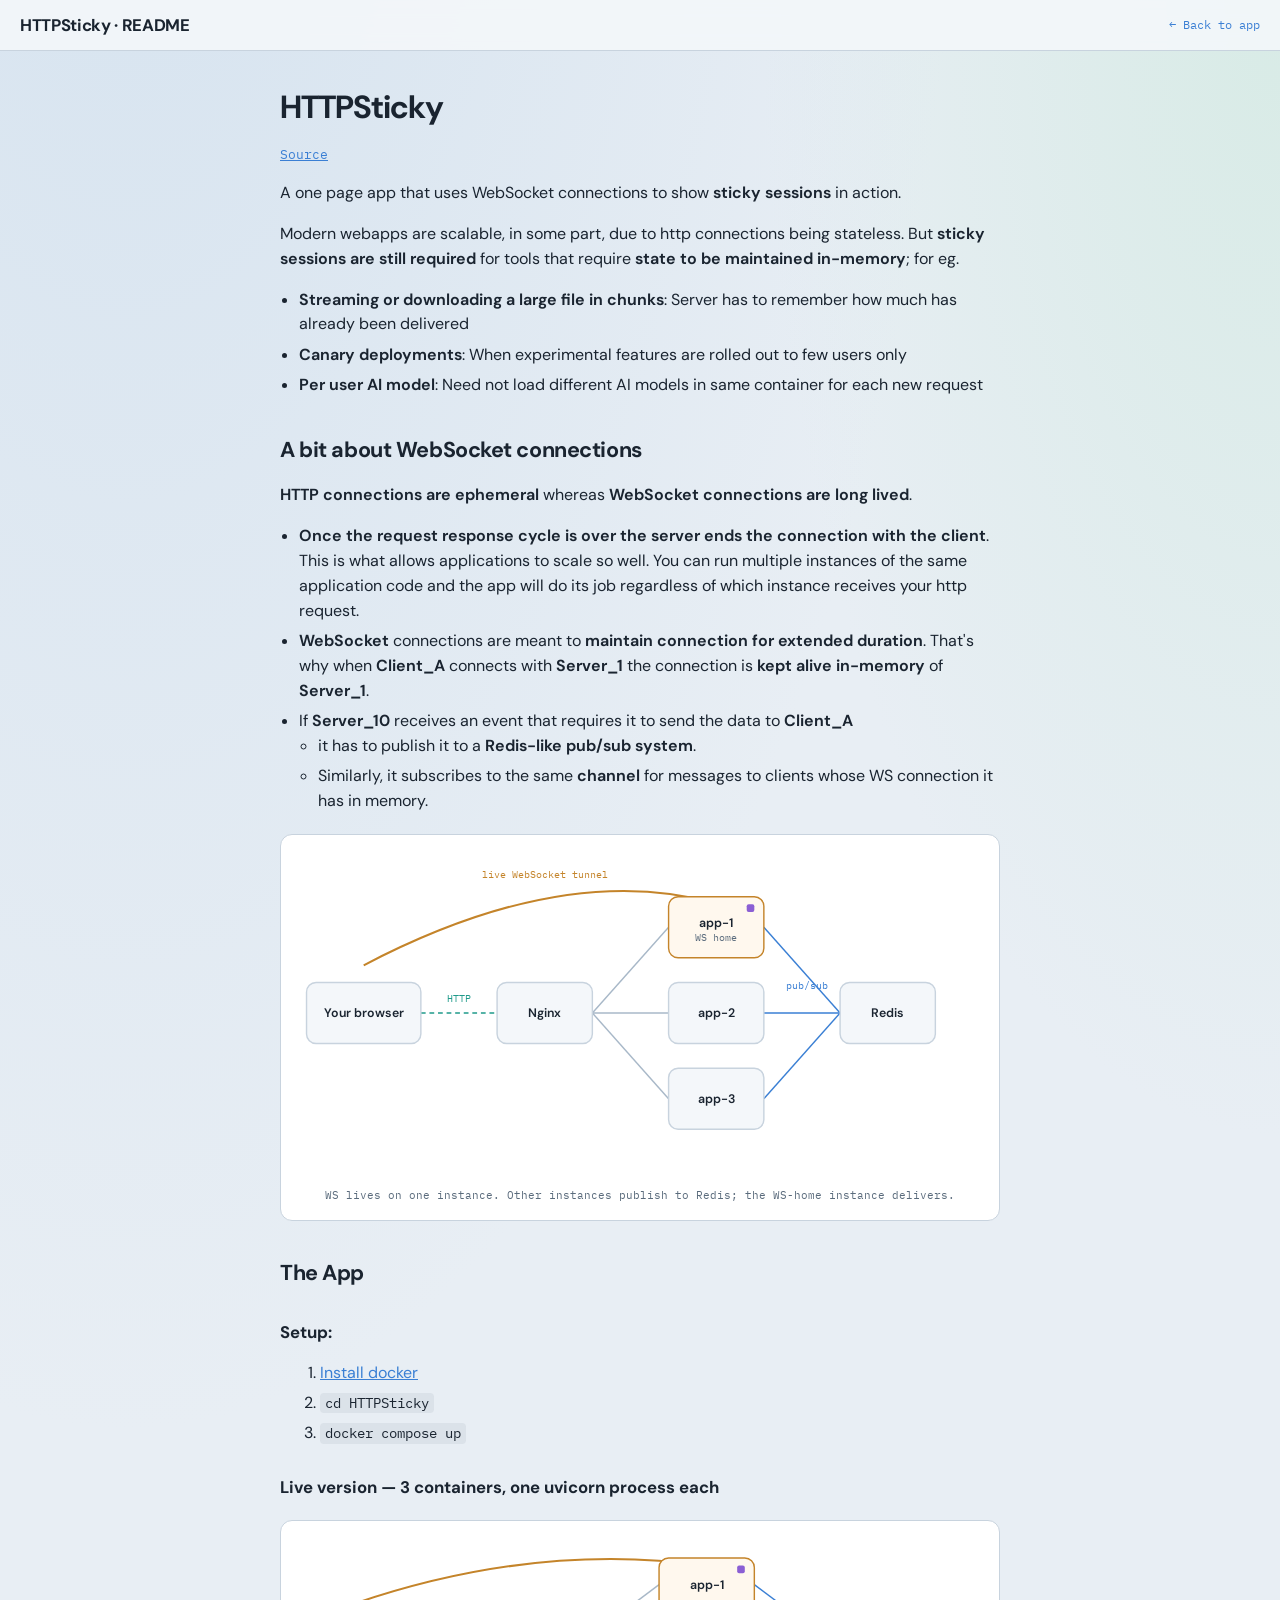
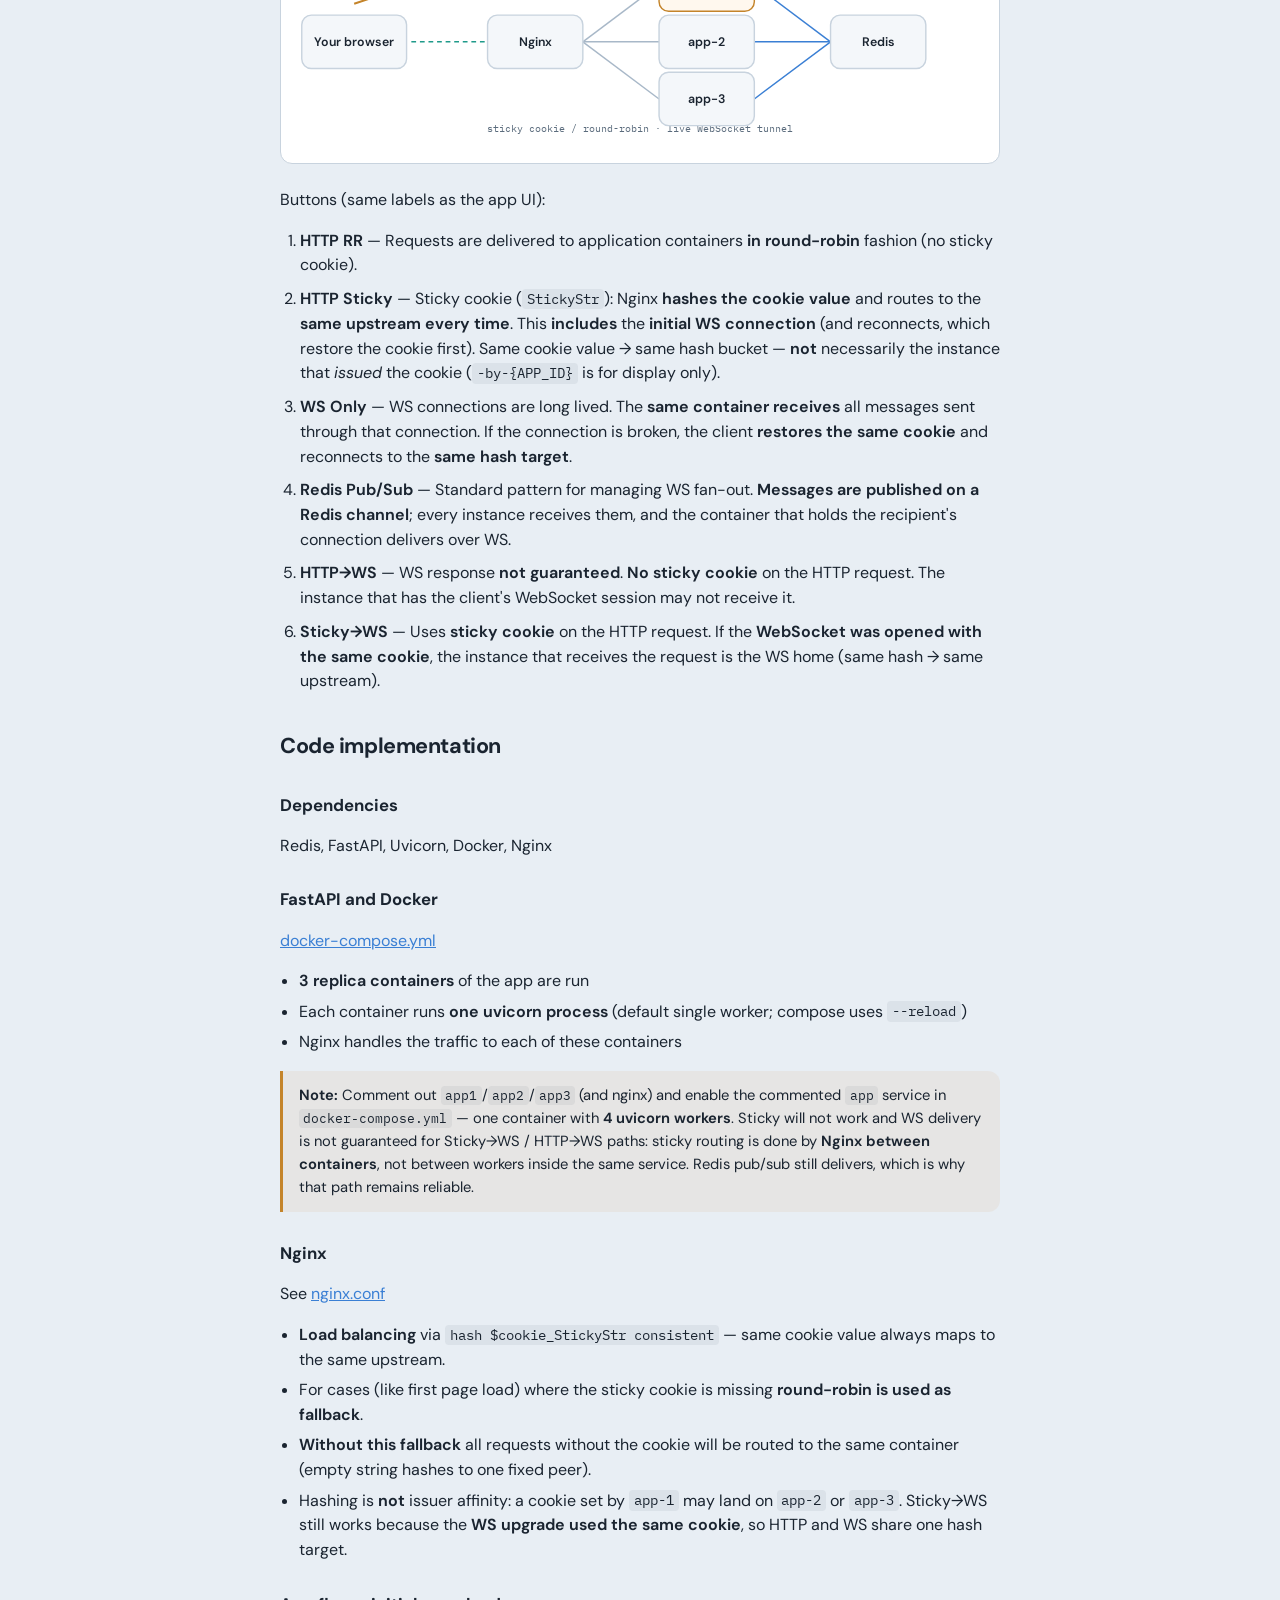
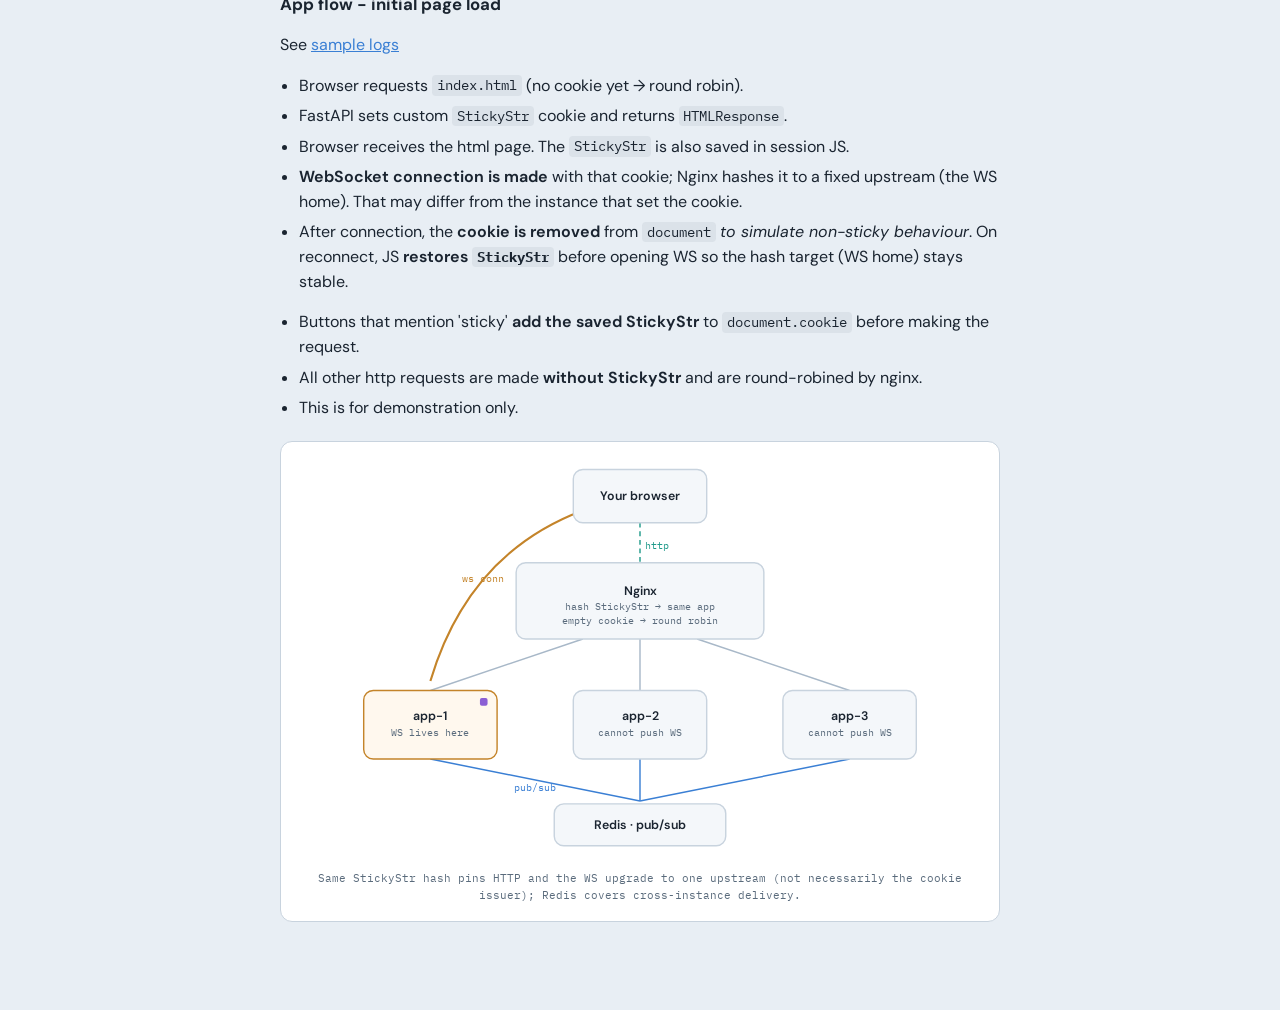
<file: app/templates/readme.html>
<!DOCTYPE html>
<html lang="en">
<head>
  <meta charset="UTF-8" />
  <meta name="viewport" content="width=device-width, initial-scale=1.0, viewport-fit=cover" />
  <title>HTTPSticky · README</title>
  <link rel="preconnect" href="https://fonts.googleapis.com" />
  <link rel="preconnect" href="https://fonts.gstatic.com" crossorigin />
  <link href="https://fonts.googleapis.com/css2?family=DM+Sans:ital,opsz,wght@0,9..40,400;0,9..40,500;0,9..40,600;0,9..40,700;1,9..40,400&family=IBM+Plex+Mono:wght@400;500;600&display=swap" rel="stylesheet" />
  <style>
    :root {
      --bg: #e8eef4;
      --bg-elevated: #ffffff;
      --border: #c8d3de;
      --text: #1a2430;
      --text-muted: #5a6b7c;
      --http: #1f9a8a;
      --wss: #c4842a;
      --pub: #3a7fd4;
      --cookie: #8b5fd4;
      --font: "DM Sans", system-ui, sans-serif;
      --mono: "IBM Plex Mono", ui-monospace, monospace;
      --radius: 12px;
    }

    *, *::before, *::after { box-sizing: border-box; }

    html { scroll-behavior: smooth; }

    body {
      margin: 0;
      font-family: var(--font);
      background:
        radial-gradient(120% 80% at 10% -10%, #d4e2ef 0%, transparent 55%),
        radial-gradient(90% 60% at 100% 0%, #d8ebe6 0%, transparent 45%),
        var(--bg);
      color: var(--text);
      -webkit-font-smoothing: antialiased;
      line-height: 1.55;
    }

    .topbar {
      position: sticky;
      top: 0;
      z-index: 2;
      display: flex;
      align-items: center;
      justify-content: space-between;
      gap: 0.75rem;
      padding: 0.75rem 1.25rem;
      border-bottom: 1px solid var(--border);
      background: rgba(244, 247, 250, 0.92);
      backdrop-filter: blur(10px);
    }

    .topbar h1 {
      margin: 0;
      font-size: 1.05rem;
      font-weight: 700;
      letter-spacing: -0.02em;
    }

    .topbar a {
      font-family: var(--mono);
      font-size: 0.75rem;
      color: var(--pub);
      text-decoration: none;
    }

    .topbar a:hover { text-decoration: underline; }

    .doc {
      max-width: 760px;
      margin: 0 auto;
      padding: 2rem 1.25rem 4rem;
    }

    .doc > header {
      margin-bottom: 2rem;
    }

    .doc > header h1 {
      margin: 0 0 0.35rem;
      font-size: 2rem;
      letter-spacing: -0.03em;
    }

    .source {
      font-family: var(--mono);
      font-size: 0.8rem;
    }

    .source a { color: var(--pub); }

    h2 {
      margin: 2.25rem 0 0.75rem;
      font-size: 1.35rem;
      letter-spacing: -0.02em;
    }

    h3 {
      margin: 1.75rem 0 0.6rem;
      font-size: 1.05rem;
    }

    p, li { color: var(--text); }

    .muted { color: var(--text-muted); }

    strong { font-weight: 650; }

    a { color: var(--pub); }

    ul { padding-left: 1.2rem; }

    li + li { margin-top: 0.35rem; }

    code {
      font-family: var(--mono);
      font-size: 0.85em;
      background: rgba(26, 36, 48, 0.06);
      padding: 0.1em 0.35em;
      border-radius: 4px;
    }

    ol.buttons {
      padding-left: 1.25rem;
    }

    ol.buttons li { margin-top: 0.55rem; }

    .figure {
      margin: 1.25rem 0 1.5rem;
      padding: 1rem;
      background: var(--bg-elevated);
      border: 1px solid var(--border);
      border-radius: var(--radius);
      overflow-x: auto;
    }

    .figure figcaption {
      margin-top: 0.75rem;
      font-family: var(--mono);
      font-size: 0.7rem;
      color: var(--text-muted);
      text-align: center;
    }

    .figure svg {
      display: block;
      width: 100%;
      height: auto;
      min-width: 520px;
    }

    .node-shell {
      fill: #f4f7fa;
      stroke: var(--border);
      stroke-width: 1.5;
    }

    .node-shell.ws-home {
      fill: #fff8ee;
      stroke: var(--wss);
    }

    .node-label {
      font-family: var(--font);
      font-size: 13px;
      font-weight: 600;
      fill: var(--text);
      text-anchor: middle;
      dominant-baseline: middle;
    }

    .node-sub {
      font-family: var(--mono);
      font-size: 10px;
      fill: var(--text-muted);
      text-anchor: middle;
    }

    .edge {
      fill: none;
      stroke: #a8b8c8;
      stroke-width: 1.5;
    }

    .edge.http {
      stroke: var(--http);
      stroke-dasharray: 5 4;
    }

    .edge.ws {
      stroke: var(--wss);
      stroke-width: 2.25;
    }

    .edge.pub {
      stroke: var(--pub);
      stroke-width: 1.5;
    }

    .edge-label {
      font-family: var(--mono);
      font-size: 10px;
      fill: var(--text-muted);
      text-anchor: middle;
    }

    .edge-label.ws { fill: var(--wss); }
    .edge-label.http { fill: var(--http); }
    .edge-label.pub { fill: var(--pub); }

    .sticky-mark {
      fill: var(--cookie);
    }

    .note-list {
      margin: 0.75rem 0 0;
      padding-left: 1.1rem;
      font-size: 0.9rem;
      color: var(--text-muted);
    }

    .note {
      margin: 1rem 0 0;
      padding: 0.85rem 1rem;
      border-left: 3px solid var(--wss);
      background: rgba(196, 132, 42, 0.08);
      border-radius: 0 var(--radius) var(--radius) 0;
      font-size: 0.92rem;
      color: var(--text);
    }

    hr {
      border: none;
      border-top: 1px solid var(--border);
      margin: 2rem 0;
    }
  </style>
</head>
<body>
  <div class="topbar">
    <h1>HTTPSticky · README</h1>
    <a href="{{ base_path }}/">← Back to app</a>
  </div>

  <article class="doc">
    <header>
      <h1>HTTPSticky</h1>
      <p class="source"><a href="https://github.com/kirtimukh/HTTPSticky">Source</a></p>
      <p>A one page app that uses WebSocket connections to show <strong>sticky sessions</strong> in action.</p>
      <p>Modern webapps are scalable, in some part, due to http connections being stateless. But <strong>sticky sessions are still required</strong> for tools that require <strong>state to be maintained in-memory</strong>; for eg.</p>
      <ul>
        <li><strong>Streaming or downloading a large file in chunks</strong>: Server has to remember how much has already been delivered</li>
        <li><strong>Canary deployments</strong>: When experimental features are rolled out to few users only</li>
        <li><strong>Per user AI model</strong>: Need not load different AI models in same container for each new request</li>
      </ul>
    </header>

    <h2>A bit about WebSocket connections</h2>
    <p><strong>HTTP connections are ephemeral</strong> whereas <strong>WebSocket connections are long lived</strong>.</p>
    <ul>
      <li><strong>Once the request response cycle is over the server ends the connection with the client</strong>. This is what allows applications to scale so well. You can run multiple instances of the same application code and the app will do its job regardless of which instance receives your http request.</li>
      <li><strong>WebSocket</strong> connections are meant to <strong>maintain connection for extended duration</strong>. That's why when <strong>Client_A</strong> connects with <strong>Server_1</strong> the connection is <strong>kept alive in-memory</strong> of <strong>Server_1</strong>.</li>
      <li>If <strong>Server_10</strong> receives an event that requires it to send the data to <strong>Client_A</strong>
        <ul>
          <li>it has to publish it to a <strong>Redis-like pub/sub system</strong>.</li>
          <li>Similarly, it subscribes to the same <strong>channel</strong> for messages to clients whose WS connection it has in memory.</li>
        </ul>
      </li>
    </ul>

    <figure class="figure" aria-label="Pub/sub and WebSocket topology">
      <svg viewBox="0 0 720 340" role="img" aria-label="Browser, Nginx, three apps, Redis with live WebSocket tunnel">
        <!-- edges -->
        <path class="edge http" d="M 130 170 L 210 170" />
        <path class="edge" d="M 310 170 L 390 80" />
        <path class="edge" d="M 310 170 L 390 170" />
        <path class="edge" d="M 310 170 L 390 260" />
        <path class="edge pub" d="M 490 80 L 570 170" />
        <path class="edge pub" d="M 490 170 L 570 170" />
        <path class="edge pub" d="M 490 260 L 570 170" />
        <path class="edge ws" d="M 70 120 Q 280 10 440 55" />

        <text class="edge-label http" x="170" y="158">HTTP</text>
        <text class="edge-label ws" x="260" y="28">live WebSocket tunnel</text>
        <text class="edge-label pub" x="535" y="145">pub/sub</text>

        <!-- nodes -->
        <g transform="translate(70,170)">
          <rect class="node-shell" x="-60" y="-32" width="120" height="64" rx="10" />
          <text class="node-label" y="1">Your browser</text>
        </g>
        <g transform="translate(260,170)">
          <rect class="node-shell" x="-50" y="-32" width="100" height="64" rx="10" />
          <text class="node-label" y="1">Nginx</text>
        </g>
        <g transform="translate(440,80)">
          <rect class="node-shell ws-home" x="-50" y="-32" width="100" height="64" rx="10" />
          <rect class="sticky-mark" x="32" y="-24" width="8" height="8" rx="2" />
          <text class="node-label" y="-4">app-1</text>
          <text class="node-sub" y="14">WS home</text>
        </g>
        <g transform="translate(440,170)">
          <rect class="node-shell" x="-50" y="-32" width="100" height="64" rx="10" />
          <text class="node-label" y="1">app-2</text>
        </g>
        <g transform="translate(440,260)">
          <rect class="node-shell" x="-50" y="-32" width="100" height="64" rx="10" />
          <text class="node-label" y="1">app-3</text>
        </g>
        <g transform="translate(620,170)">
          <rect class="node-shell" x="-50" y="-32" width="100" height="64" rx="10" />
          <text class="node-label" y="1">Redis</text>
        </g>
      </svg>
      <figcaption>WS lives on one instance. Other instances publish to Redis; the WS-home instance delivers.</figcaption>
    </figure>

    <h2>The App</h2>

    <h3>Setup:</h3>
    <ol>
      <li><a href="https://docs.docker.com/desktop/">Install docker</a></li>
      <li><code>cd HTTPSticky</code></li>
      <li><code>docker compose up</code></li>
    </ol>

    <h3>Live version — 3 containers, one uvicorn process each</h3>

    <figure class="figure" aria-label="Live topology">
      <svg viewBox="0 0 720 220" role="img" aria-label="Browser through Nginx to three app replicas and Redis">
        <path class="edge http" d="M 120 110 L 200 110" />
        <path class="edge" d="M 300 110 L 380 50" />
        <path class="edge" d="M 300 110 L 380 110" />
        <path class="edge" d="M 300 110 L 380 170" />
        <path class="edge pub" d="M 480 50 L 560 110" />
        <path class="edge pub" d="M 480 110 L 560 110" />
        <path class="edge pub" d="M 480 170 L 560 110" />
        <path class="edge ws" d="M 60 70 Q 250 5 430 30" />

        <text class="edge-label" x="360" y="205">sticky cookie / round-robin · live WebSocket tunnel</text>

        <g transform="translate(60,110)">
          <rect class="node-shell" x="-55" y="-28" width="110" height="56" rx="10" />
          <text class="node-label" y="1">Your browser</text>
        </g>
        <g transform="translate(250,110)">
          <rect class="node-shell" x="-50" y="-28" width="100" height="56" rx="10" />
          <text class="node-label" y="1">Nginx</text>
        </g>
        <g transform="translate(430,50)">
          <rect class="node-shell ws-home" x="-50" y="-28" width="100" height="56" rx="10" />
          <rect class="sticky-mark" x="32" y="-20" width="8" height="8" rx="2" />
          <text class="node-label" y="1">app-1</text>
        </g>
        <g transform="translate(430,110)">
          <rect class="node-shell" x="-50" y="-28" width="100" height="56" rx="10" />
          <text class="node-label" y="1">app-2</text>
        </g>
        <g transform="translate(430,170)">
          <rect class="node-shell" x="-50" y="-28" width="100" height="56" rx="10" />
          <text class="node-label" y="1">app-3</text>
        </g>
        <g transform="translate(610,110)">
          <rect class="node-shell" x="-50" y="-28" width="100" height="56" rx="10" />
          <text class="node-label" y="1">Redis</text>
        </g>
      </svg>
    </figure>

    <p>Buttons (same labels as the app UI):</p>
    <ol class="buttons">
      <li><strong>HTTP RR</strong> — Requests are delivered to application containers <strong>in round-robin</strong> fashion (no sticky cookie).</li>
      <li><strong>HTTP Sticky</strong> — Sticky cookie (<code>StickyStr</code>): Nginx <strong>hashes the cookie value</strong> and routes to the <strong>same upstream every time</strong>. This <strong>includes</strong> the <strong>initial WS connection</strong> (and reconnects, which restore the cookie first). Same cookie value → same hash bucket — <strong>not</strong> necessarily the instance that <em>issued</em> the cookie (<code>-by-{APP_ID}</code> is for display only).</li>
      <li><strong>WS Only</strong> — WS connections are long lived. The <strong>same container receives</strong> all messages sent through that connection. If the connection is broken, the client <strong>restores the same cookie</strong> and reconnects to the <strong>same hash target</strong>.</li>
      <li><strong>Redis Pub/Sub</strong> — Standard pattern for managing WS fan-out. <strong>Messages are published on a Redis channel</strong>; every instance receives them, and the container that holds the recipient's connection delivers over WS.</li>
      <li><strong>HTTP→WS</strong> — WS response <strong>not guaranteed</strong>. <strong>No sticky cookie</strong> on the HTTP request. The instance that has the client's WebSocket session may not receive it.</li>
      <li><strong>Sticky→WS</strong> — Uses <strong>sticky cookie</strong> on the HTTP request. If the <strong>WebSocket was opened with the same cookie</strong>, the instance that receives the request is the WS home (same hash → same upstream).</li>
    </ol>

    <h2>Code implementation</h2>

    <h3>Dependencies</h3>
    <p>Redis, FastAPI, Uvicorn, Docker, Nginx</p>

    <h3>FastAPI and Docker</h3>
    <p><a href="https://github.com/kirtimukh/HTTPSticky/blob/main/docker-compose.yml">docker-compose.yml</a></p>
    <ul>
      <li><strong>3 replica containers</strong> of the app are run</li>
      <li>Each container runs <strong>one uvicorn process</strong> (default single worker; compose uses <code>--reload</code>)</li>
      <li>Nginx handles the traffic to each of these containers</li>
    </ul>
    <p class="note"><strong>Note:</strong> Comment out <code>app1</code>/<code>app2</code>/<code>app3</code> (and nginx) and enable the commented <code>app</code> service in <code>docker-compose.yml</code> — one container with <strong>4 uvicorn workers</strong>. Sticky will not work and WS delivery is not guaranteed for Sticky→WS / HTTP→WS paths: sticky routing is done by <strong>Nginx between containers</strong>, not between workers inside the same service. Redis pub/sub still delivers, which is why that path remains reliable.</p>

    <h3>Nginx</h3>
    <p>See <a href="https://github.com/kirtimukh/HTTPSticky/blob/main/nginx.conf">nginx.conf</a></p>
    <ul>
      <li><strong>Load balancing</strong> via <code>hash $cookie_StickyStr consistent</code> — same cookie value always maps to the same upstream.</li>
      <li>For cases (like first page load) where the sticky cookie is missing <strong>round-robin is used as fallback</strong>.</li>
      <li><strong>Without this fallback</strong> all requests without the cookie will be routed to the same container (empty string hashes to one fixed peer).</li>
      <li>Hashing is <strong>not</strong> issuer affinity: a cookie set by <code>app-1</code> may land on <code>app-2</code> or <code>app-3</code>. Sticky→WS still works because the <strong>WS upgrade used the same cookie</strong>, so HTTP and WS share one hash target.</li>
    </ul>

    <h3>App flow - initial page load</h3>
    <p>See <a href="https://github.com/kirtimukh/HTTPSticky/blob/main/records.log">sample logs</a></p>
    <ul>
      <li>Browser requests <code>index.html</code> (no cookie yet → round robin).</li>
      <li>FastAPI sets custom <code>StickyStr</code> cookie and returns <code>HTMLResponse</code>.</li>
      <li>Browser receives the html page. The <code>StickyStr</code> is also saved in session JS.</li>
      <li><strong>WebSocket connection is made</strong> with that cookie; Nginx hashes it to a fixed upstream (the WS home). That may differ from the instance that set the cookie.</li>
      <li>After connection, the <strong>cookie is removed</strong> from <code>document</code> <em>to simulate non-sticky behaviour</em>. On reconnect, JS <strong>restores <code>StickyStr</code></strong> before opening WS so the hash target (WS home) stays stable.</li>
    </ul>
    <ul>
      <li>Buttons that mention 'sticky' <strong>add the saved StickyStr</strong> to <code>document.cookie</code> before making the request.</li>
      <li>All other http requests are made <strong>without StickyStr</strong> and are round-robined by nginx.</li>
      <li>This is for demonstration only.</li>
    </ul>

    <figure class="figure" aria-label="Sticky session routing">
      <svg viewBox="0 0 720 420" role="img" aria-label="Sticky routing via Nginx hash of StickyStr cookie">
        <!-- edges -->
        <path class="edge http" d="M 360 68 L 360 110" />
        <path class="edge ws" d="M 300 55 Q 180 100 140 234" />
        <path class="edge" d="M 300 190 L 140 244" />
        <path class="edge" d="M 360 190 L 360 244" />
        <path class="edge" d="M 420 190 L 580 244" />
        <path class="edge pub" d="M 140 316 L 360 360" />
        <path class="edge pub" d="M 360 316 L 360 360" />
        <path class="edge pub" d="M 580 316 L 360 360" />

        <text class="edge-label http" x="378" y="95">http</text>
        <text class="edge-label ws" x="195" y="130">ws conn</text>
        <text class="edge-label pub" x="250" y="350">pub/sub</text>

        <!-- browser -->
        <g transform="translate(360,40)">
          <rect class="node-shell" x="-70" y="-28" width="140" height="56" rx="10" />
          <text class="node-label" y="1">Your browser</text>
        </g>

        <!-- nginx -->
        <g transform="translate(360,150)">
          <rect class="node-shell" x="-130" y="-40" width="260" height="80" rx="10" />
          <text class="node-label" y="-10">Nginx</text>
          <text class="node-sub" y="10">hash StickyStr → same app</text>
          <text class="node-sub" y="24">empty cookie → round robin</text>
        </g>

        <!-- apps -->
        <g transform="translate(140,280)">
          <rect class="node-shell ws-home" x="-70" y="-36" width="140" height="72" rx="10" />
          <rect class="sticky-mark" x="52" y="-28" width="8" height="8" rx="2" />
          <text class="node-label" y="-8">app-1</text>
          <text class="node-sub" y="12">WS lives here</text>
        </g>
        <g transform="translate(360,280)">
          <rect class="node-shell" x="-70" y="-36" width="140" height="72" rx="10" />
          <text class="node-label" y="-8">app-2</text>
          <text class="node-sub" y="12">cannot push WS</text>
        </g>
        <g transform="translate(580,280)">
          <rect class="node-shell" x="-70" y="-36" width="140" height="72" rx="10" />
          <text class="node-label" y="-8">app-3</text>
          <text class="node-sub" y="12">cannot push WS</text>
        </g>

        <!-- redis -->
        <g transform="translate(360,385)">
          <rect class="node-shell" x="-90" y="-22" width="180" height="44" rx="10" />
          <text class="node-label" y="1">Redis · pub/sub</text>
        </g>
      </svg>
      <figcaption>Same StickyStr hash pins HTTP and the WS upgrade to one upstream (not necessarily the cookie issuer); Redis covers cross-instance delivery.</figcaption>
    </figure>
  </article>
</body>
</html>
</file>
